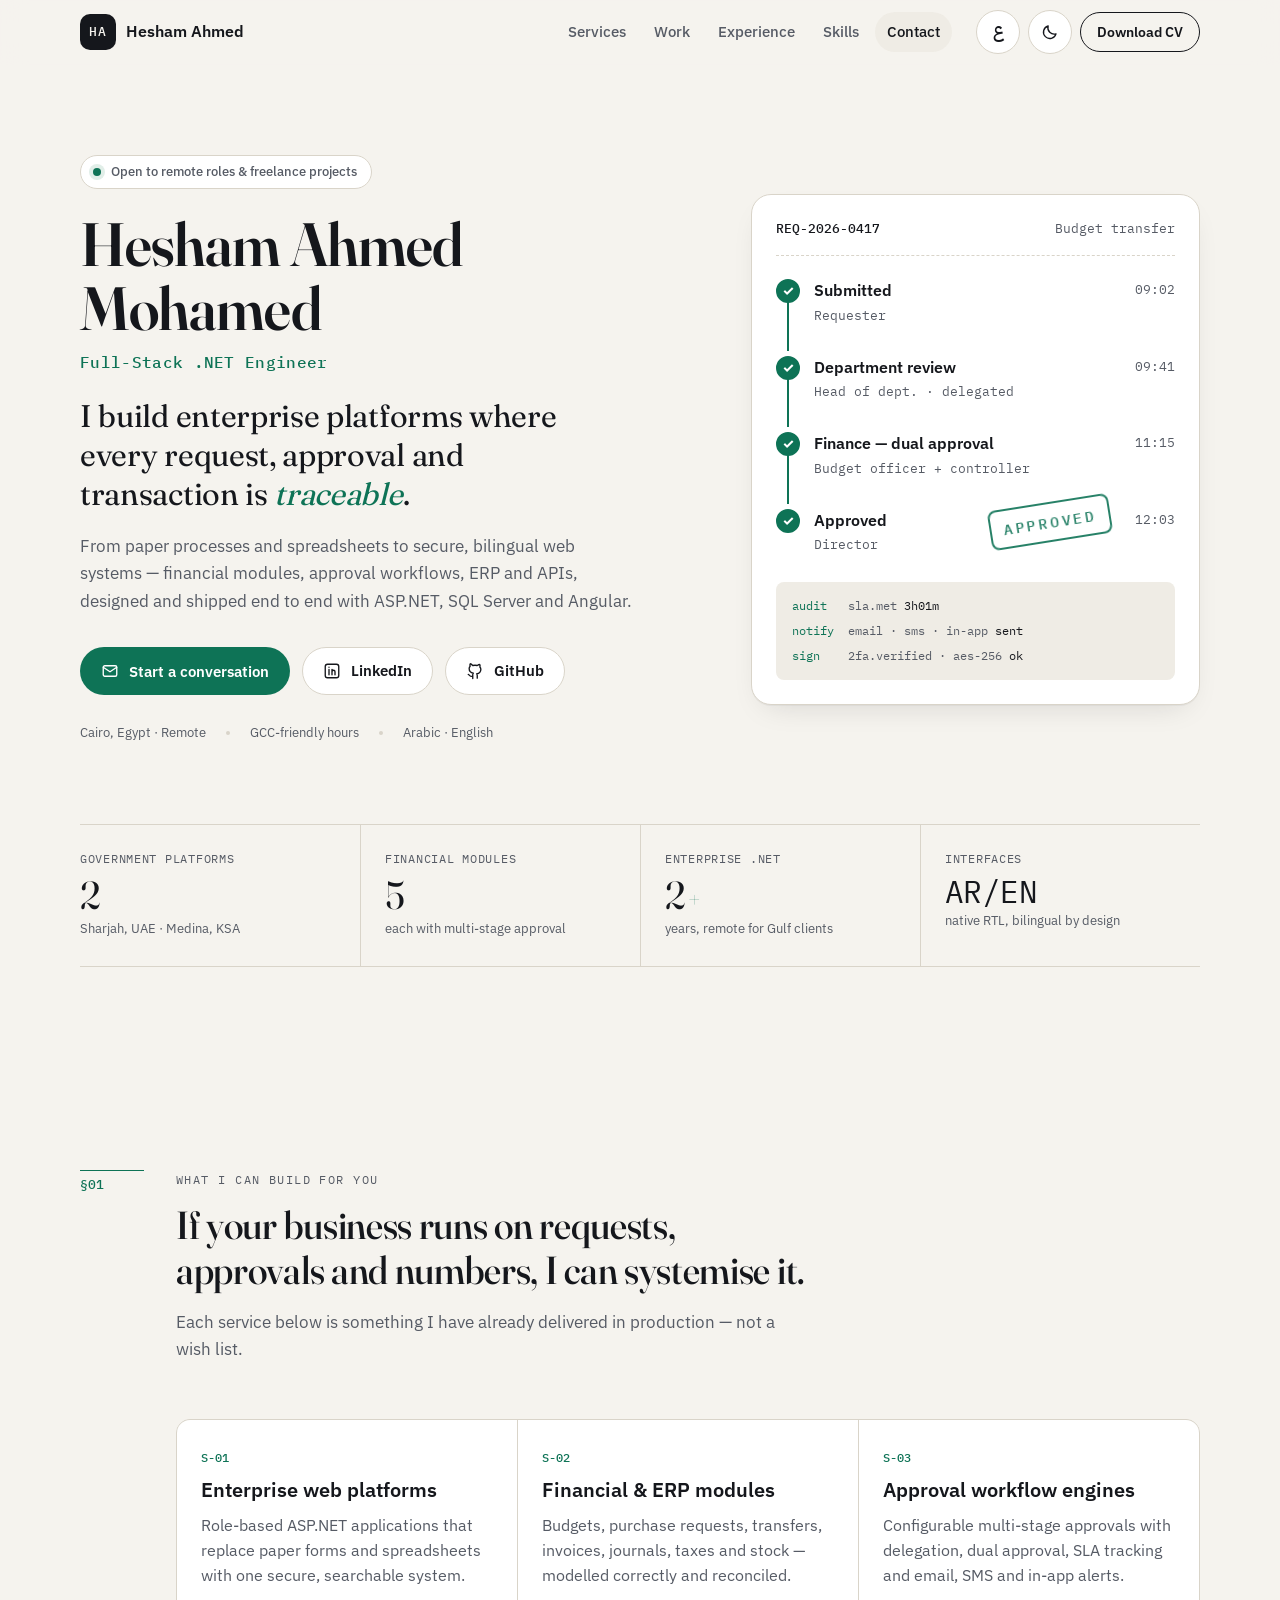
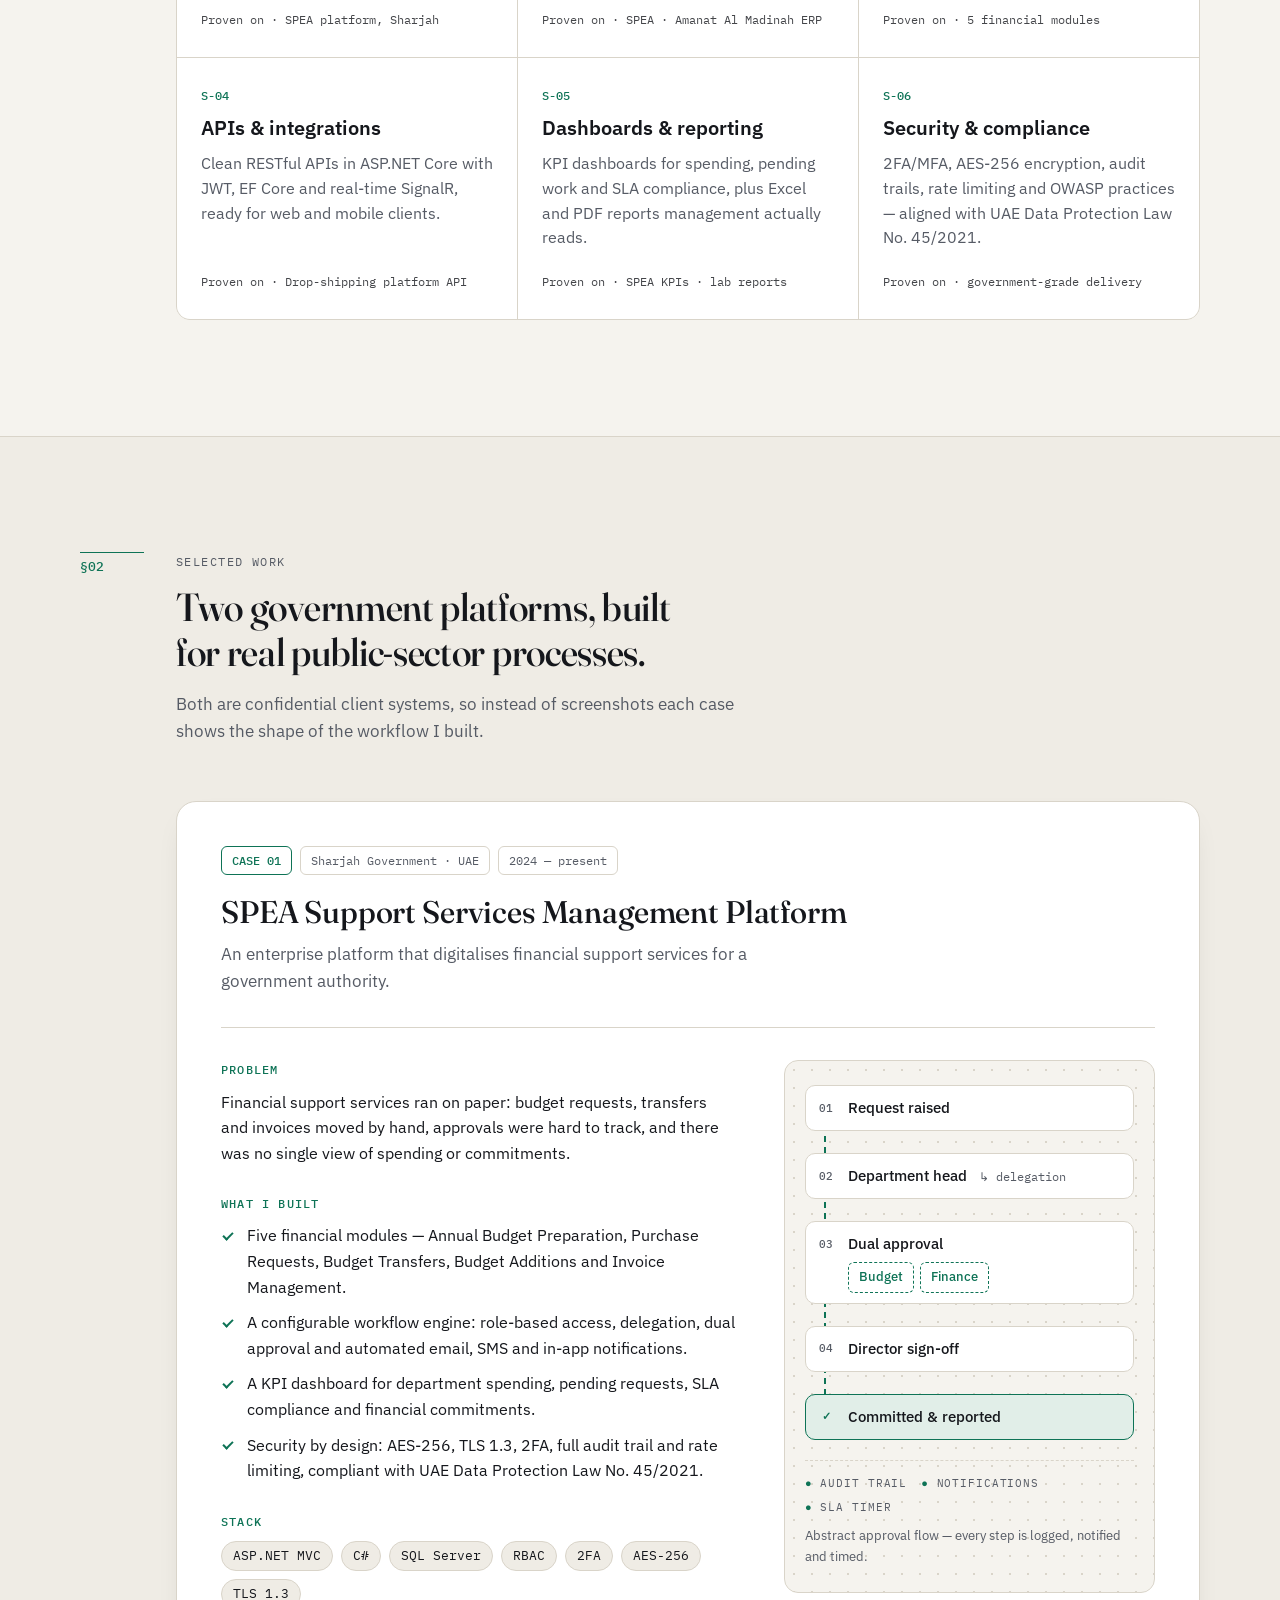
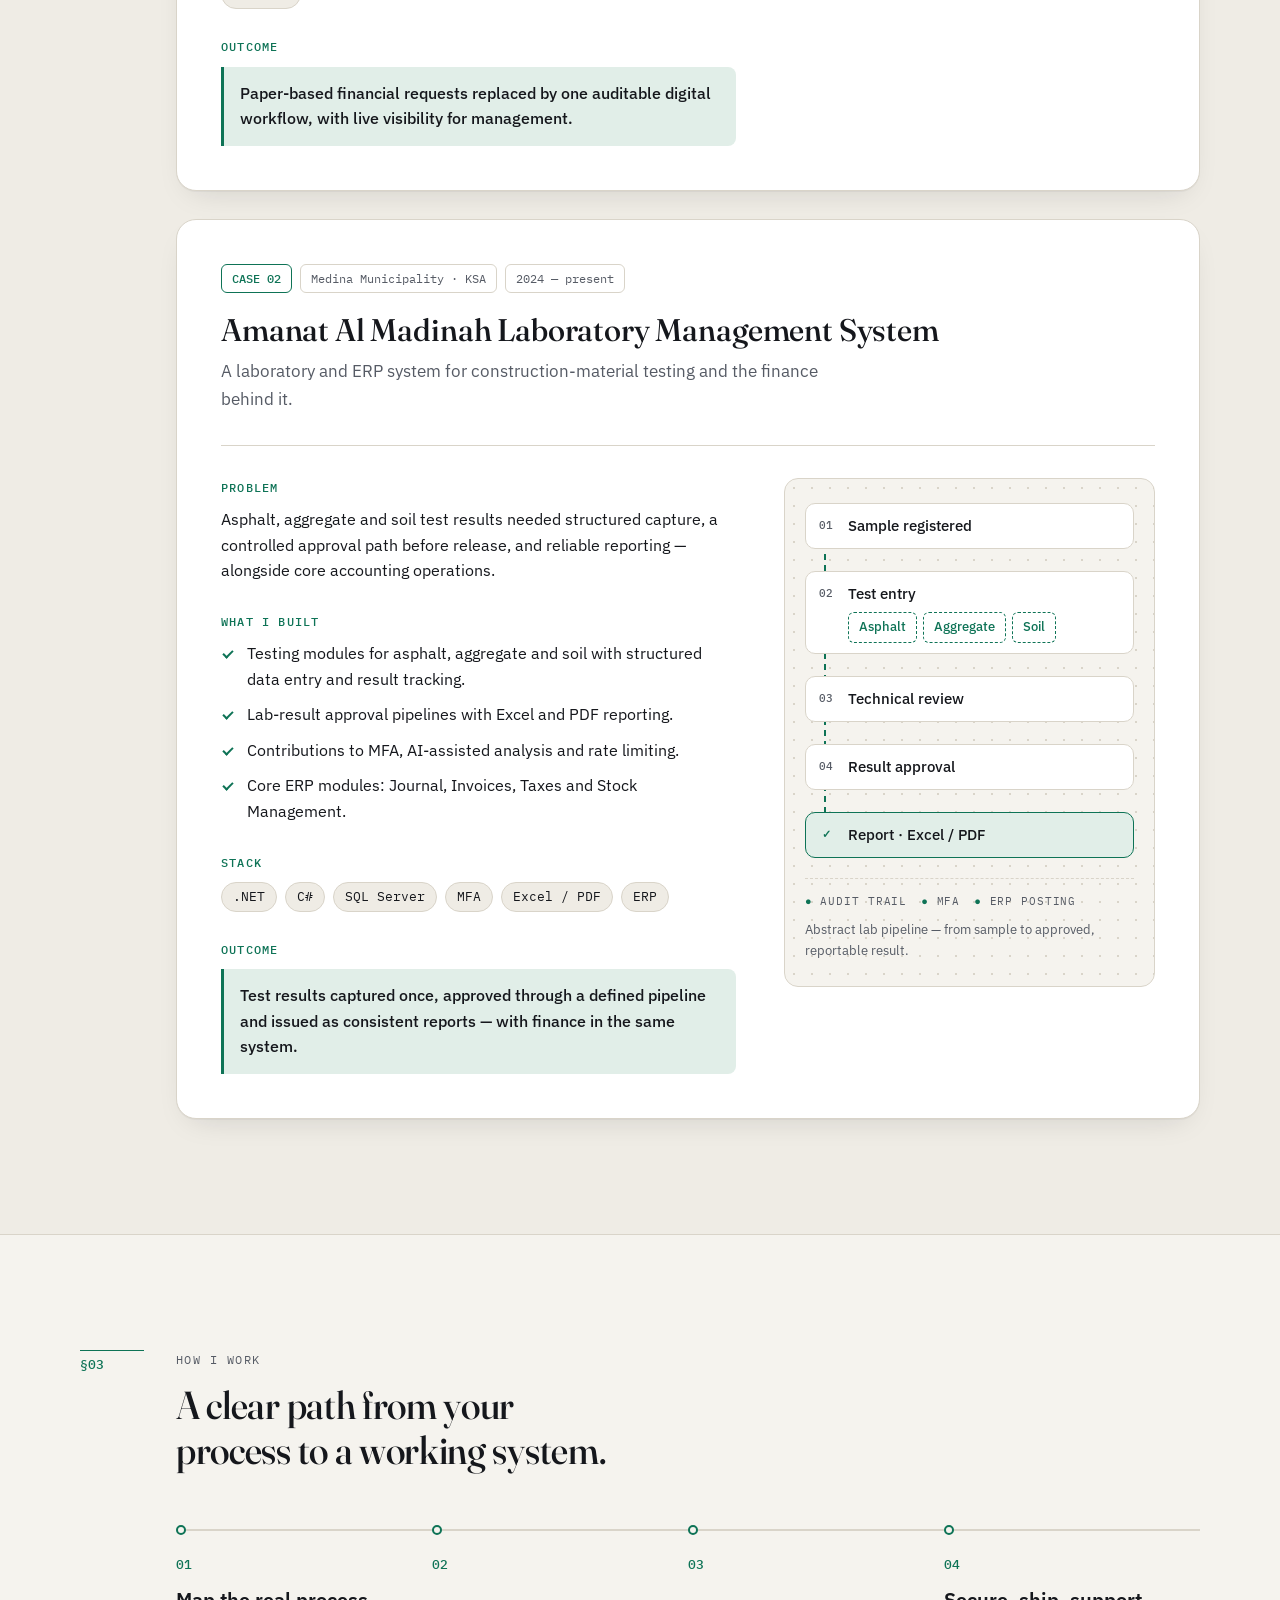
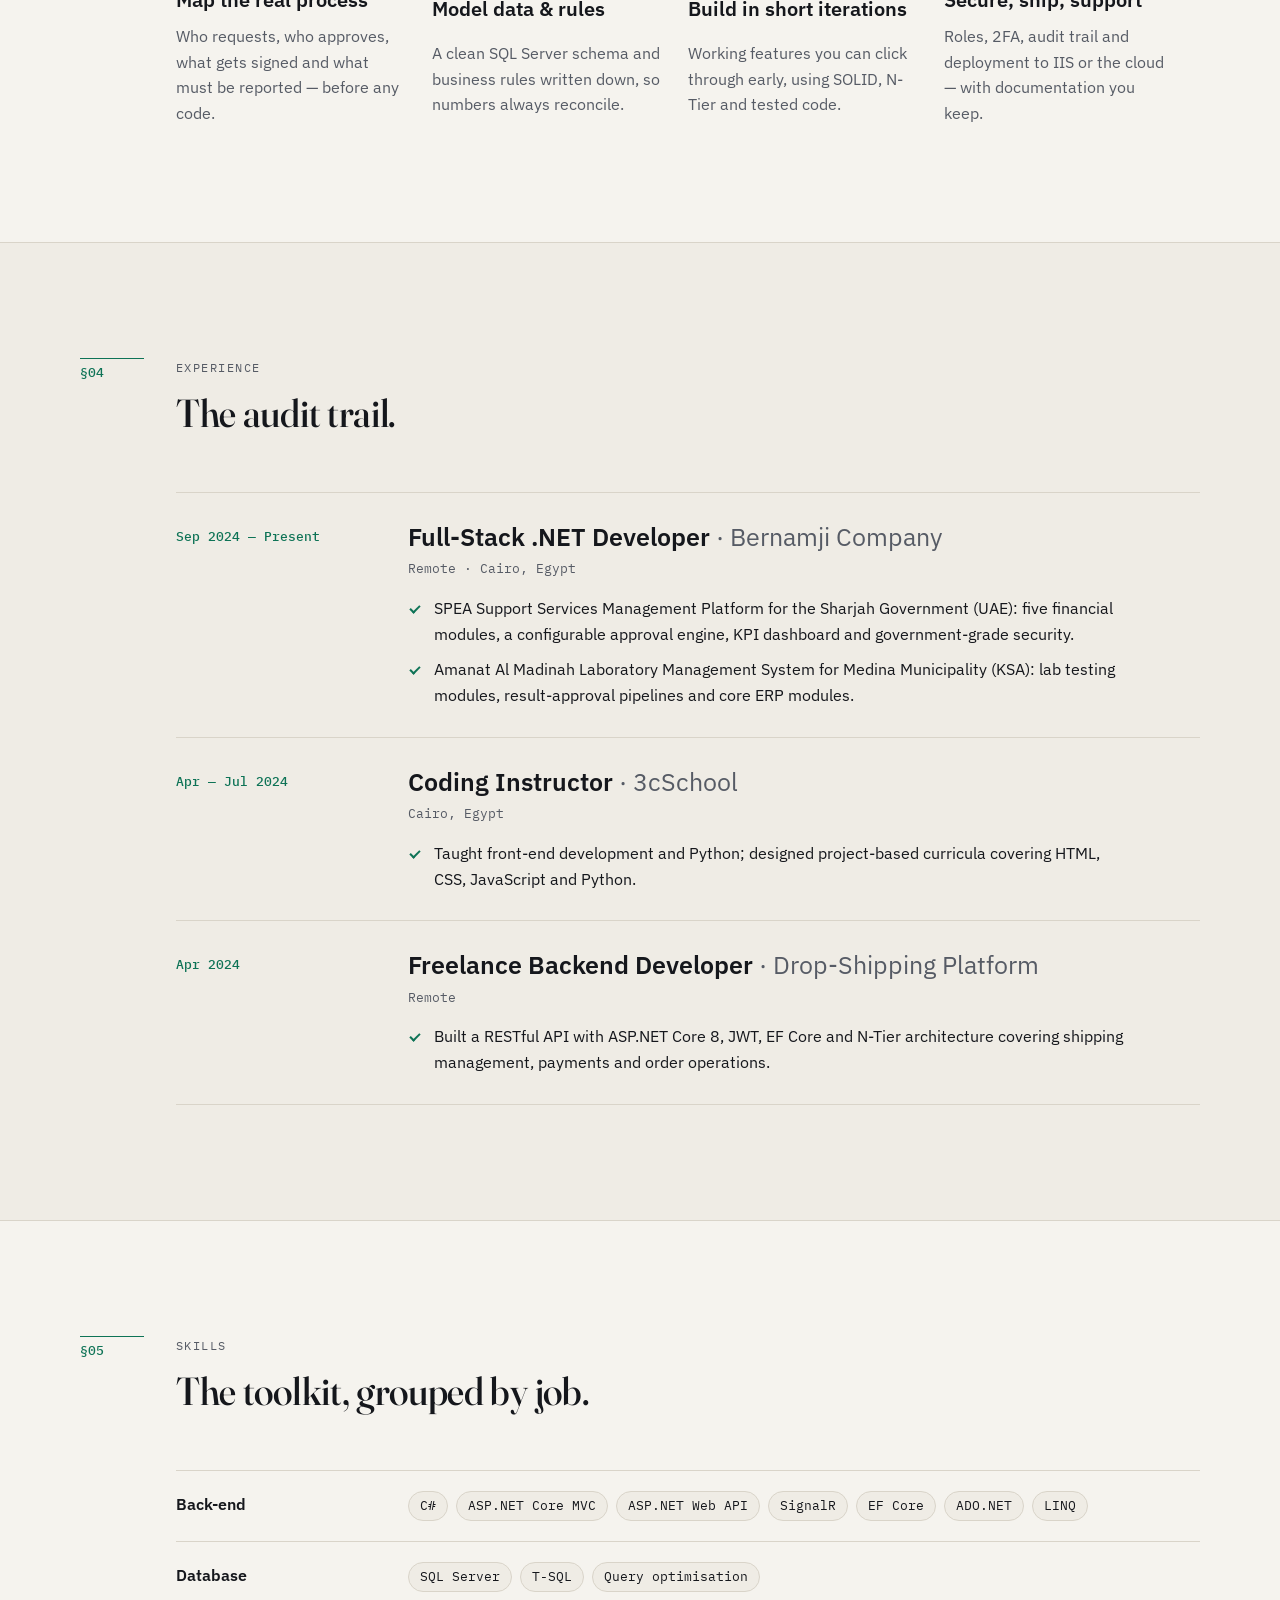
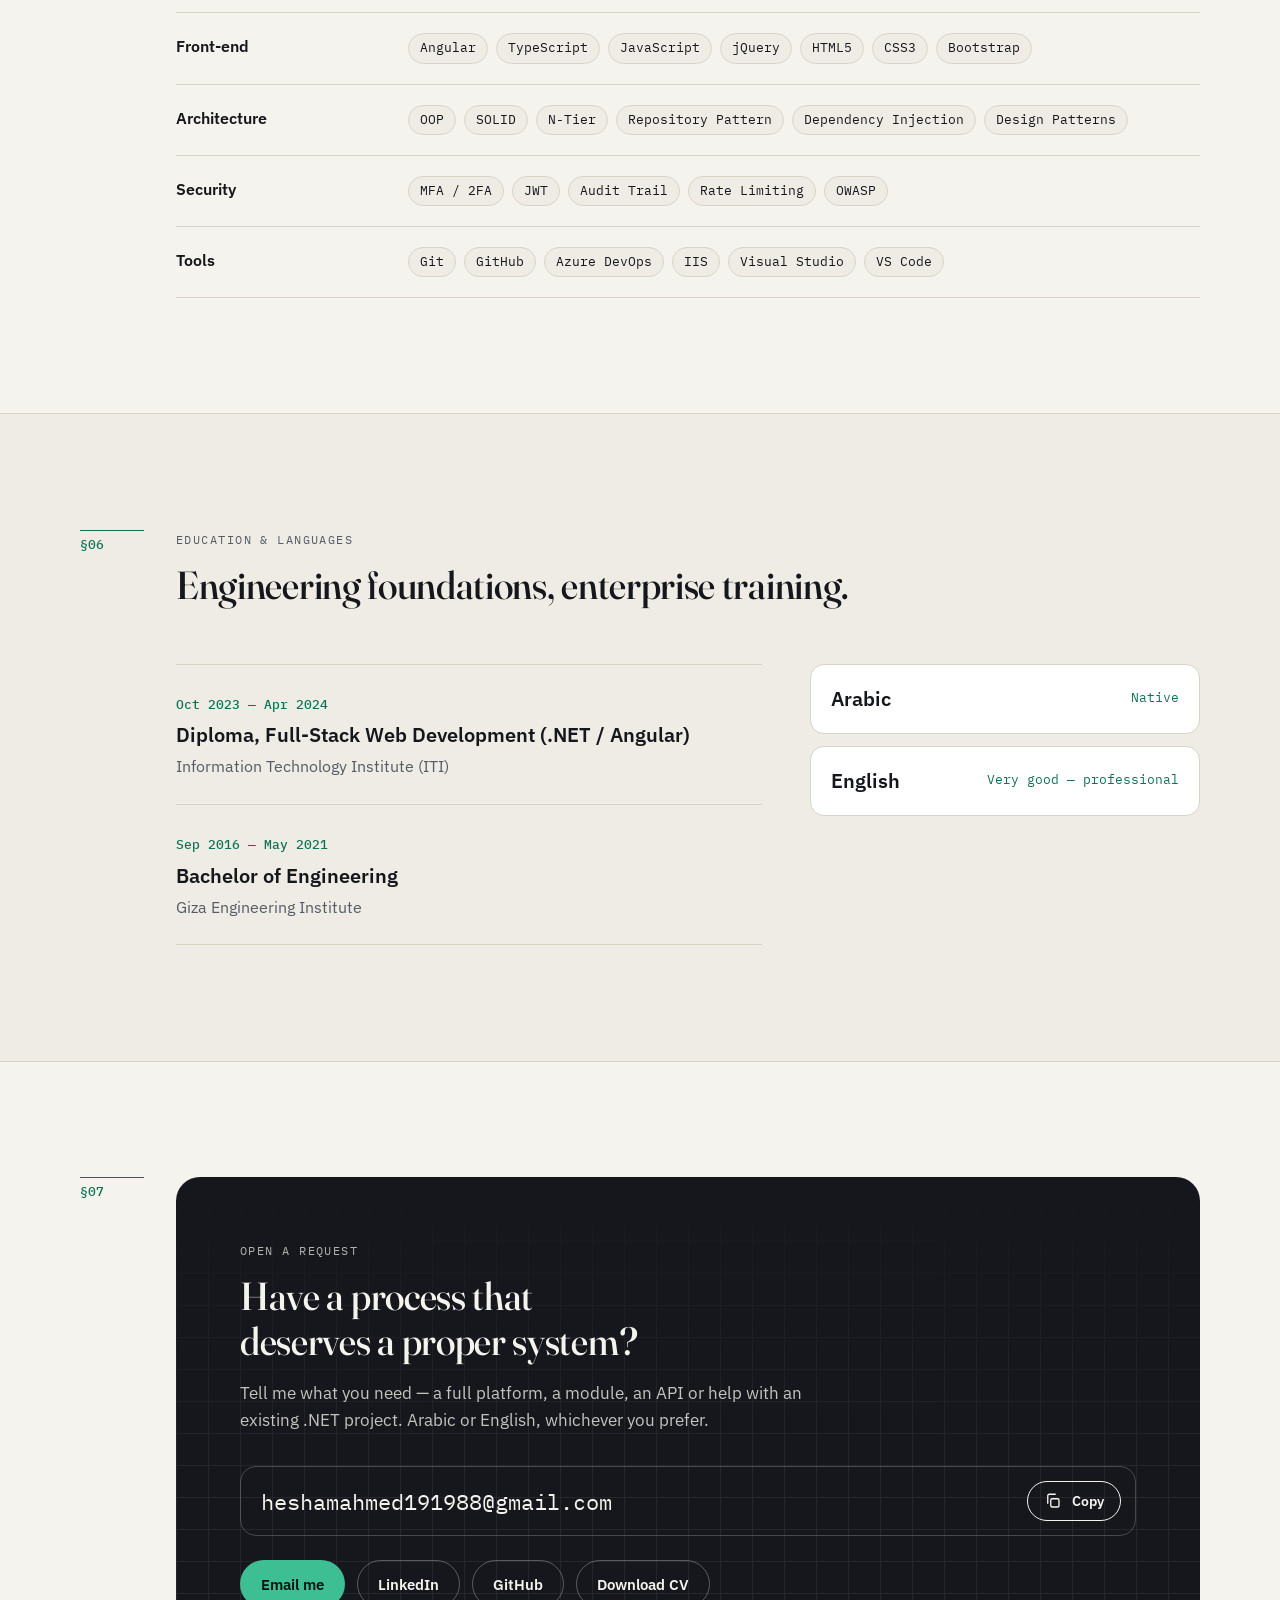
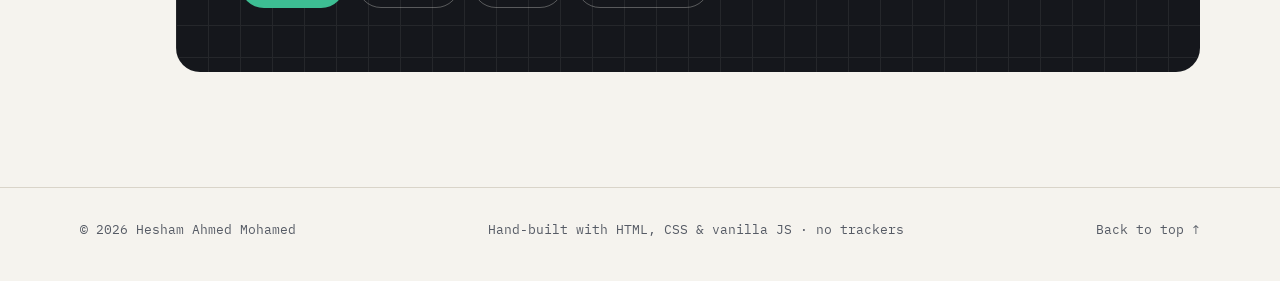
<file: index.html>
<!doctype html>
<html lang="en" dir="ltr">
<head>
  <meta charset="utf-8">
  <meta name="viewport" content="width=device-width, initial-scale=1">
  <title>Hesham Ahmed — Full-Stack .NET Engineer | Enterprise, Finance &amp; Workflow Systems</title>
  <meta name="description" content="Hesham Ahmed Mohamed — Full-Stack .NET engineer building secure enterprise platforms, financial and ERP modules, and multi-stage approval workflows for government and business clients in the UAE, Saudi Arabia and Egypt.">
  <meta name="author" content="Hesham Ahmed Mohamed">
  <meta name="theme-color" content="#F5F3EE" media="(prefers-color-scheme: light)">
  <meta name="theme-color" content="#0F1114" media="(prefers-color-scheme: dark)">
  <meta name="color-scheme" content="light dark">
  <link rel="canonical" href="https://heshamahmed191988.github.io/My-Portfolio/">
  <link rel="alternate" hreflang="en" href="https://heshamahmed191988.github.io/My-Portfolio/">
  <link rel="alternate" hreflang="ar" href="https://heshamahmed191988.github.io/My-Portfolio/?lang=ar">
  <link rel="alternate" hreflang="x-default" href="https://heshamahmed191988.github.io/My-Portfolio/">

  <!-- Open Graph / Twitter -->
  <meta property="og:type" content="profile">
  <meta property="og:site_name" content="Hesham Ahmed">
  <meta property="og:title" content="Hesham Ahmed — Full-Stack .NET Engineer">
  <meta property="og:description" content="Enterprise platforms, financial &amp; ERP modules and multi-stage approval workflows — delivered for government clients in the UAE and KSA.">
  <meta property="og:url" content="https://heshamahmed191988.github.io/My-Portfolio/">
  <meta property="og:image" content="https://heshamahmed191988.github.io/My-Portfolio/assets/og-image.png">
  <meta property="og:image:width" content="1200">
  <meta property="og:image:height" content="630">
  <meta property="og:image:alt" content="Hesham Ahmed — Full-Stack .NET Engineer. An approval pipeline: submitted, reviewed, finance, approved.">
  <meta property="og:locale" content="en_US">
  <meta property="og:locale:alternate" content="ar_AR">
  <meta name="twitter:card" content="summary_large_image">
  <meta name="twitter:title" content="Hesham Ahmed — Full-Stack .NET Engineer">
  <meta name="twitter:description" content="Enterprise platforms, financial &amp; ERP modules and approval workflows for the UAE, KSA and Egypt.">
  <meta name="twitter:image" content="https://heshamahmed191988.github.io/My-Portfolio/assets/og-image.png">

  <link rel="icon" href="assets/favicon.svg" type="image/svg+xml">
  <link rel="icon" href="assets/favicon-32.png" sizes="32x32" type="image/png">
  <link rel="apple-touch-icon" href="assets/apple-touch-icon.png">
  <link rel="manifest" href="site.webmanifest">

  <!-- Only the fonts the first screen needs are preloaded -->
  <link rel="preload" href="assets/fonts/fraunces-400-700-latin.woff2" as="font" type="font/woff2" crossorigin>
  <link rel="preload" href="assets/fonts/ibm-plex-sans-400-latin.woff2" as="font" type="font/woff2" crossorigin>
  <link rel="stylesheet" href="css/fonts.css">
  <link rel="stylesheet" href="css/styles.css">

  <!-- Apply saved theme / language before first paint (prevents a flash) -->
  <script>
    (function () {
      try {
        var d = document.documentElement;
        var t = localStorage.getItem('theme');
        if (t === 'light' || t === 'dark') d.setAttribute('data-theme', t);
        var q = new URLSearchParams(location.search).get('lang');
        var l = q || localStorage.getItem('lang');
        if (l === 'ar') { d.lang = 'ar'; d.dir = 'rtl'; }
      } catch (e) {}
    })();
  </script>

  <script type="application/ld+json">
  {
    "@context": "https://schema.org",
    "@type": "Person",
    "name": "Hesham Ahmed Mohamed",
    "alternateName": "هشام أحمد محمد",
    "jobTitle": "Full-Stack .NET Developer",
    "url": "https://heshamahmed191988.github.io/My-Portfolio/",
    "image": "https://heshamahmed191988.github.io/My-Portfolio/assets/og-image.png",
    "email": "mailto:heshamahmed191988@gmail.com",
    "address": { "@type": "PostalAddress", "addressLocality": "Cairo", "addressCountry": "EG" },
    "worksFor": { "@type": "Organization", "name": "Bernamji Company" },
    "alumniOf": [
      { "@type": "EducationalOrganization", "name": "Information Technology Institute (ITI)" },
      { "@type": "CollegeOrUniversity", "name": "Giza Engineering Institute" }
    ],
    "knowsLanguage": ["ar", "en"],
    "knowsAbout": ["C#", "ASP.NET Core", "ASP.NET MVC", "ASP.NET Web API", "Entity Framework Core", "SQL Server", "Angular", "TypeScript", "SignalR", "Workflow automation", "ERP", "Financial systems", "Application security"],
    "sameAs": [
      "https://www.linkedin.com/in/hesham-ahmed-bb05a4191/",
      "https://github.com/heshamahmed191988"
    ]
  }
  </script>
</head>
<body>
  <a class="skip-link" href="#main" data-i18n="skip">Skip to content</a>

  <!-- ============ HEADER ============ -->
  <header class="site-header" id="top">
    <div class="container site-header__inner">
      <a class="brand" href="#top" aria-label="Hesham Ahmed — home" data-i18n-attr="aria-label:brandHome">
        <span class="brand__mark" aria-hidden="true">HA</span>
        <span class="brand__name" data-i18n="brand">Hesham Ahmed</span>
      </a>

      <nav class="nav" id="site-nav" aria-label="Primary">
        <ul class="nav__list">
          <li><a href="#services" data-i18n="nav.services">Services</a></li>
          <li><a href="#work" data-i18n="nav.work">Work</a></li>
          <li><a href="#experience" data-i18n="nav.experience">Experience</a></li>
          <li><a href="#skills" data-i18n="nav.skills">Skills</a></li>
          <li><a href="#contact" data-i18n="nav.contact">Contact</a></li>
        </ul>
      </nav>

      <div class="header-actions">
        <button class="icon-btn lang-toggle" type="button" id="lang-toggle" aria-label="عرض الموقع بالعربية" lang="ar">ع</button>
        <button class="icon-btn" type="button" id="theme-toggle" aria-label="Switch to dark theme" data-i18n-attr="aria-label:themeToDark">
          <svg class="icon icon--moon" viewBox="0 0 24 24" aria-hidden="true"><path d="M20 14.5A8.5 8.5 0 0 1 9.5 4a8.5 8.5 0 1 0 10.5 10.5Z"/></svg>
          <svg class="icon icon--sun" viewBox="0 0 24 24" aria-hidden="true"><circle cx="12" cy="12" r="4"/><path d="M12 2v2M12 20v2M4.9 4.9l1.4 1.4M17.7 17.7l1.4 1.4M2 12h2M20 12h2M4.9 19.1l1.4-1.4M17.7 6.3l1.4-1.4"/></svg>
        </button>
        <a class="btn btn--small btn--outline header-cv" href="assets/Hesham_Ahmed_CV.pdf" download data-i18n="cv">Download CV</a>
        <button class="icon-btn menu-btn" type="button" id="menu-toggle" aria-controls="site-nav" aria-expanded="false" aria-label="Open menu" data-i18n-attr="aria-label:menuOpen">
          <svg class="icon" viewBox="0 0 24 24" aria-hidden="true"><path d="M4 7h16M4 12h16M4 17h10"/></svg>
        </button>
      </div>
    </div>
  </header>

  <main id="main" tabindex="-1">

    <!-- ============ HERO ============ -->
    <section class="hero" aria-labelledby="hero-title">
      <div class="container hero__grid">
        <div class="hero__copy">
          <p class="status-pill"><span class="status-dot" aria-hidden="true"></span><span data-i18n="hero.status">Open to remote roles &amp; freelance projects</span></p>
          <h1 class="hero__title" id="hero-title">
            <span class="hero__name" data-i18n="hero.name">Hesham Ahmed Mohamed</span>
            <span class="hero__role" data-i18n="hero.role">Full-Stack .NET Engineer</span>
          </h1>
          <p class="hero__statement" data-i18n="hero.statement">I build enterprise platforms where every request, approval and transaction is <em>traceable</em>.</p>
          <p class="hero__lede" data-i18n="hero.lede">From paper processes and spreadsheets to secure, bilingual web systems — financial modules, approval workflows, ERP and APIs, designed and shipped end to end with ASP.NET, SQL Server and Angular.</p>
          <div class="hero__actions">
            <a class="btn btn--primary" href="mailto:heshamahmed191988@gmail.com?subject=Project%20enquiry">
              <svg class="icon" viewBox="0 0 24 24" aria-hidden="true"><rect x="3" y="5" width="18" height="14" rx="2"/><path d="m3 7 9 6 9-6"/></svg>
              <span data-i18n="hero.ctaEmail">Start a conversation</span>
            </a>
            <a class="btn btn--ghost" href="https://www.linkedin.com/in/hesham-ahmed-bb05a4191/" target="_blank" rel="noopener">
              <svg class="icon" viewBox="0 0 24 24" aria-hidden="true"><rect x="3" y="3" width="18" height="18" rx="3"/><path d="M8 10v7M8 7v.01M12 17v-4a2 2 0 0 1 4 0v4M12 10v7"/></svg>
              <span>LinkedIn</span>
            </a>
            <a class="btn btn--ghost" href="https://github.com/heshamahmed191988" target="_blank" rel="noopener">
              <svg class="icon" viewBox="0 0 24 24" aria-hidden="true"><path d="M9 19c-4 1.3-4-2-6-2.5m12 5v-3.4a3 3 0 0 0-.8-2.3c2.7-.3 5.6-1.3 5.6-6a4.6 4.6 0 0 0-1.3-3.2 4.3 4.3 0 0 0-.1-3.2s-1-.3-3.4 1.3a11.6 11.6 0 0 0-6 0C6.6 2.1 5.6 2.4 5.6 2.4a4.3 4.3 0 0 0-.1 3.2A4.6 4.6 0 0 0 4.2 8.8c0 4.6 2.9 5.7 5.6 6a3 3 0 0 0-.8 2.3V22"/></svg>
              <span>GitHub</span>
            </a>
          </div>
          <ul class="hero__meta" aria-label="Location and languages" data-i18n-attr="aria-label:hero.metaLabel">
            <li data-i18n="hero.meta1">Cairo, Egypt · Remote</li>
            <li data-i18n="hero.meta2">GCC-friendly hours</li>
            <li data-i18n="hero.meta3">Arabic · English</li>
          </ul>
        </div>

        <!-- Signature visual: a request moving through a multi-stage approval -->
        <figure class="pipeline" aria-labelledby="pipeline-caption">
          <div class="pipeline__head">
            <span class="mono pipeline__ref">REQ-2026-0417</span>
            <span class="mono pipeline__kind" data-i18n="pipe.kind">Budget transfer</span>
          </div>
          <ol class="pipeline__stages">
            <li class="stage" style="--i:0">
              <span class="stage__node" aria-hidden="true"></span>
              <span class="stage__body"><span class="stage__name" data-i18n="pipe.s1">Submitted</span><span class="stage__who mono" data-i18n="pipe.s1who">Requester</span></span>
              <span class="stage__time mono">09:02</span>
            </li>
            <li class="stage" style="--i:1">
              <span class="stage__node" aria-hidden="true"></span>
              <span class="stage__body"><span class="stage__name" data-i18n="pipe.s2">Department review</span><span class="stage__who mono" data-i18n="pipe.s2who">Head of dept. · delegated</span></span>
              <span class="stage__time mono">09:41</span>
            </li>
            <li class="stage" style="--i:2">
              <span class="stage__node" aria-hidden="true"></span>
              <span class="stage__body"><span class="stage__name" data-i18n="pipe.s3">Finance — dual approval</span><span class="stage__who mono" data-i18n="pipe.s3who">Budget officer + controller</span></span>
              <span class="stage__time mono">11:15</span>
            </li>
            <li class="stage stage--final" style="--i:3">
              <span class="stage__node" aria-hidden="true"></span>
              <span class="stage__body"><span class="stage__name" data-i18n="pipe.s4">Approved</span><span class="stage__who mono" data-i18n="pipe.s4who">Director</span></span>
              <span class="stage__time mono">12:03</span>
              <span class="stamp" aria-hidden="true"><span data-i18n="pipe.stamp">Approved</span></span>
            </li>
          </ol>
          <div class="audit mono" aria-hidden="true">
            <p class="audit__line" style="--i:0"><span class="audit__k">audit</span> sla.met <span class="audit__v">3h01m</span></p>
            <p class="audit__line" style="--i:1"><span class="audit__k">notify</span> email · sms · in-app <span class="audit__v">sent</span></p>
            <p class="audit__line" style="--i:2"><span class="audit__k">sign</span> 2fa.verified · aes-256 <span class="audit__v">ok</span></p>
          </div>
          <figcaption id="pipeline-caption" class="visually-hidden" data-i18n="pipe.caption">Illustration: a budget-transfer request passing four approval stages — submission, department review, dual finance approval and final approval — with an audit trail of notifications and verification.</figcaption>
        </figure>
      </div>

      <!-- Proof strip: verifiable facts only -->
      <div class="container">
        <dl class="proof">
          <div class="proof__item"><dt class="mono" data-i18n="proof.1k">Government platforms</dt><dd><span class="proof__num">2</span><span data-i18n="proof.1v">Sharjah, UAE · Medina, KSA</span></dd></div>
          <div class="proof__item"><dt class="mono" data-i18n="proof.2k">Financial modules</dt><dd><span class="proof__num">5</span><span data-i18n="proof.2v">each with multi-stage approval</span></dd></div>
          <div class="proof__item"><dt class="mono" data-i18n="proof.3k">Enterprise .NET</dt><dd><span class="proof__num">2<small>+</small></span><span data-i18n="proof.3v">years, remote for Gulf clients</span></dd></div>
          <div class="proof__item"><dt class="mono" data-i18n="proof.4k">Interfaces</dt><dd><span class="proof__num proof__num--text">AR/EN</span><span data-i18n="proof.4v">native RTL, bilingual by design</span></dd></div>
        </dl>
      </div>
    </section>

    <!-- ============ SERVICES ============ -->
    <section class="section" id="services" aria-labelledby="services-title">
      <div class="container section__grid">
        <p class="section__ref mono" aria-hidden="true">§01</p>
        <div class="section__body">
          <header class="section__head">
            <p class="eyebrow" data-i18n="services.eyebrow">What I can build for you</p>
            <h2 id="services-title" data-i18n="services.title">If your business runs on requests, approvals and numbers, I can systemise it.</h2>
            <p class="lede" data-i18n="services.lede">Each service below is something I have already delivered in production — not a wish list.</p>
          </header>
          <ul class="services">
            <li class="service">
              <span class="service__code mono">S-01</span>
              <h3 data-i18n="sv.1t">Enterprise web platforms</h3>
              <p data-i18n="sv.1d">Role-based ASP.NET applications that replace paper forms and spreadsheets with one secure, searchable system.</p>
              <p class="service__proof mono" data-i18n="sv.1p">Proven on · SPEA platform, Sharjah</p>
            </li>
            <li class="service">
              <span class="service__code mono">S-02</span>
              <h3 data-i18n="sv.2t">Financial &amp; ERP modules</h3>
              <p data-i18n="sv.2d">Budgets, purchase requests, transfers, invoices, journals, taxes and stock — modelled correctly and reconciled.</p>
              <p class="service__proof mono" data-i18n="sv.2p">Proven on · SPEA · Amanat Al Madinah ERP</p>
            </li>
            <li class="service">
              <span class="service__code mono">S-03</span>
              <h3 data-i18n="sv.3t">Approval workflow engines</h3>
              <p data-i18n="sv.3d">Configurable multi-stage approvals with delegation, dual approval, SLA tracking and email, SMS and in-app alerts.</p>
              <p class="service__proof mono" data-i18n="sv.3p">Proven on · 5 financial modules</p>
            </li>
            <li class="service">
              <span class="service__code mono">S-04</span>
              <h3 data-i18n="sv.4t">APIs &amp; integrations</h3>
              <p data-i18n="sv.4d">Clean RESTful APIs in ASP.NET Core with JWT, EF Core and real-time SignalR, ready for web and mobile clients.</p>
              <p class="service__proof mono" data-i18n="sv.4p">Proven on · Drop-shipping platform API</p>
            </li>
            <li class="service">
              <span class="service__code mono">S-05</span>
              <h3 data-i18n="sv.5t">Dashboards &amp; reporting</h3>
              <p data-i18n="sv.5d">KPI dashboards for spending, pending work and SLA compliance, plus Excel and PDF reports management actually reads.</p>
              <p class="service__proof mono" data-i18n="sv.5p">Proven on · SPEA KPIs · lab reports</p>
            </li>
            <li class="service">
              <span class="service__code mono">S-06</span>
              <h3 data-i18n="sv.6t">Security &amp; compliance</h3>
              <p data-i18n="sv.6d">2FA/MFA, AES-256 encryption, audit trails, rate limiting and OWASP practices — aligned with UAE Data Protection Law No. 45/2021.</p>
              <p class="service__proof mono" data-i18n="sv.6p">Proven on · government-grade delivery</p>
            </li>
          </ul>
        </div>
      </div>
    </section>

    <!-- ============ SELECTED WORK ============ -->
    <section class="section section--alt" id="work" aria-labelledby="work-title">
      <div class="container section__grid">
        <p class="section__ref mono" aria-hidden="true">§02</p>
        <div class="section__body">
          <header class="section__head">
            <p class="eyebrow" data-i18n="work.eyebrow">Selected work</p>
            <h2 id="work-title" data-i18n="work.title">Two government platforms, built for real public-sector processes.</h2>
            <p class="lede" data-i18n="work.lede">Both are confidential client systems, so instead of screenshots each case shows the shape of the workflow I built.</p>
          </header>

          <!-- Case 1 -->
          <article class="case" aria-labelledby="case1-title">
            <header class="case__head">
              <div class="case__tags mono">
                <span class="tag tag--accent">CASE 01</span>
                <span class="tag" data-i18n="case1.where">Sharjah Government · UAE</span>
                <span class="tag" data-i18n="case1.when">2024 — present</span>
              </div>
              <h3 id="case1-title" data-i18n="case1.title">SPEA Support Services Management Platform</h3>
              <p class="case__summary" data-i18n="case1.summary">An enterprise platform that digitalises financial support services for a government authority.</p>
            </header>

            <div class="case__grid">
              <div class="case__text">
                <h4 class="case__label mono" data-i18n="label.problem">Problem</h4>
                <p data-i18n="case1.problem">Financial support services ran on paper: budget requests, transfers and invoices moved by hand, approvals were hard to track, and there was no single view of spending or commitments.</p>

                <h4 class="case__label mono" data-i18n="label.built">What I built</h4>
                <ul class="ticks">
                  <li data-i18n="case1.b1">Five financial modules — Annual Budget Preparation, Purchase Requests, Budget Transfers, Budget Additions and Invoice Management.</li>
                  <li data-i18n="case1.b2">A configurable workflow engine: role-based access, delegation, dual approval and automated email, SMS and in-app notifications.</li>
                  <li data-i18n="case1.b3">A KPI dashboard for department spending, pending requests, SLA compliance and financial commitments.</li>
                  <li data-i18n="case1.b4">Security by design: AES-256, TLS 1.3, 2FA, full audit trail and rate limiting, compliant with UAE Data Protection Law No. 45/2021.</li>
                </ul>

                <h4 class="case__label mono" data-i18n="label.stack">Stack</h4>
                <ul class="chips mono">
                  <li>ASP.NET MVC</li><li>C#</li><li>SQL Server</li><li>RBAC</li><li>2FA</li><li>AES-256</li><li>TLS 1.3</li>
                </ul>

                <h4 class="case__label mono" data-i18n="label.outcome">Outcome</h4>
                <p class="case__outcome" data-i18n="case1.outcome">Paper-based financial requests replaced by one auditable digital workflow, with live visibility for management.</p>
              </div>

              <!-- Abstract workflow diagram (HTML so it translates and mirrors in RTL) -->
              <figure class="flow" aria-labelledby="flow1-cap">
                <ol class="flow__track">
                  <li class="flow__node"><span class="mono flow__n">01</span><span data-i18n="flow1.1">Request raised</span></li>
                  <li class="flow__node"><span class="mono flow__n">02</span><span data-i18n="flow1.2">Department head</span><span class="flow__side mono" data-i18n="flow1.2s">↳ delegation</span></li>
                  <li class="flow__node flow__node--split">
                    <span class="mono flow__n">03</span><span data-i18n="flow1.3">Dual approval</span>
                    <span class="flow__pair"><span data-i18n="flow1.3a">Budget</span><span data-i18n="flow1.3b">Finance</span></span>
                  </li>
                  <li class="flow__node"><span class="mono flow__n">04</span><span data-i18n="flow1.4">Director sign-off</span></li>
                  <li class="flow__node flow__node--done"><span class="mono flow__n">✓</span><span data-i18n="flow1.5">Committed &amp; reported</span></li>
                </ol>
                <div class="flow__rail mono" aria-hidden="true">
                  <span data-i18n="flow.rail1">audit trail</span><span data-i18n="flow.rail2">notifications</span><span data-i18n="flow.rail3">SLA timer</span>
                </div>
                <figcaption id="flow1-cap" class="flow__cap" data-i18n="flow1.cap">Abstract approval flow — every step is logged, notified and timed.</figcaption>
              </figure>
            </div>
          </article>

          <!-- Case 2 -->
          <article class="case" aria-labelledby="case2-title">
            <header class="case__head">
              <div class="case__tags mono">
                <span class="tag tag--accent">CASE 02</span>
                <span class="tag" data-i18n="case2.where">Medina Municipality · KSA</span>
                <span class="tag" data-i18n="case2.when">2024 — present</span>
              </div>
              <h3 id="case2-title" data-i18n="case2.title">Amanat Al Madinah Laboratory Management System</h3>
              <p class="case__summary" data-i18n="case2.summary">A laboratory and ERP system for construction-material testing and the finance behind it.</p>
            </header>

            <div class="case__grid">
              <div class="case__text">
                <h4 class="case__label mono" data-i18n="label.problem">Problem</h4>
                <p data-i18n="case2.problem">Asphalt, aggregate and soil test results needed structured capture, a controlled approval path before release, and reliable reporting — alongside core accounting operations.</p>

                <h4 class="case__label mono" data-i18n="label.built">What I built</h4>
                <ul class="ticks">
                  <li data-i18n="case2.b1">Testing modules for asphalt, aggregate and soil with structured data entry and result tracking.</li>
                  <li data-i18n="case2.b2">Lab-result approval pipelines with Excel and PDF reporting.</li>
                  <li data-i18n="case2.b3">Contributions to MFA, AI-assisted analysis and rate limiting.</li>
                  <li data-i18n="case2.b4">Core ERP modules: Journal, Invoices, Taxes and Stock Management.</li>
                </ul>

                <h4 class="case__label mono" data-i18n="label.stack">Stack</h4>
                <ul class="chips mono">
                  <li>.NET</li><li>C#</li><li>SQL Server</li><li>MFA</li><li>Excel / PDF</li><li>ERP</li>
                </ul>

                <h4 class="case__label mono" data-i18n="label.outcome">Outcome</h4>
                <p class="case__outcome" data-i18n="case2.outcome">Test results captured once, approved through a defined pipeline and issued as consistent reports — with finance in the same system.</p>
              </div>

              <figure class="flow" aria-labelledby="flow2-cap">
                <ol class="flow__track">
                  <li class="flow__node"><span class="mono flow__n">01</span><span data-i18n="flow2.1">Sample registered</span></li>
                  <li class="flow__node flow__node--split">
                    <span class="mono flow__n">02</span><span data-i18n="flow2.2">Test entry</span>
                    <span class="flow__pair flow__pair--3"><span data-i18n="flow2.2a">Asphalt</span><span data-i18n="flow2.2b">Aggregate</span><span data-i18n="flow2.2c">Soil</span></span>
                  </li>
                  <li class="flow__node"><span class="mono flow__n">03</span><span data-i18n="flow2.3">Technical review</span></li>
                  <li class="flow__node"><span class="mono flow__n">04</span><span data-i18n="flow2.4">Result approval</span></li>
                  <li class="flow__node flow__node--done"><span class="mono flow__n">✓</span><span data-i18n="flow2.5">Report · Excel / PDF</span></li>
                </ol>
                <div class="flow__rail mono" aria-hidden="true">
                  <span data-i18n="flow.rail1">audit trail</span><span>MFA</span><span data-i18n="flow.rail4">ERP posting</span>
                </div>
                <figcaption id="flow2-cap" class="flow__cap" data-i18n="flow2.cap">Abstract lab pipeline — from sample to approved, reportable result.</figcaption>
              </figure>
            </div>
          </article>
        </div>
      </div>
    </section>

    <!-- ============ PROCESS ============ -->
    <section class="section" id="process" aria-labelledby="process-title">
      <div class="container section__grid">
        <p class="section__ref mono" aria-hidden="true">§03</p>
        <div class="section__body">
          <header class="section__head">
            <p class="eyebrow" data-i18n="process.eyebrow">How I work</p>
            <h2 id="process-title" data-i18n="process.title">A clear path from your process to a working system.</h2>
          </header>
          <ol class="steps">
            <li class="step"><span class="step__n mono">01</span><h3 data-i18n="st.1t">Map the real process</h3><p data-i18n="st.1d">Who requests, who approves, what gets signed and what must be reported — before any code.</p></li>
            <li class="step"><span class="step__n mono">02</span><h3 data-i18n="st.2t">Model data &amp; rules</h3><p data-i18n="st.2d">A clean SQL Server schema and business rules written down, so numbers always reconcile.</p></li>
            <li class="step"><span class="step__n mono">03</span><h3 data-i18n="st.3t">Build in short iterations</h3><p data-i18n="st.3d">Working features you can click through early, using SOLID, N-Tier and tested code.</p></li>
            <li class="step"><span class="step__n mono">04</span><h3 data-i18n="st.4t">Secure, ship, support</h3><p data-i18n="st.4d">Roles, 2FA, audit trail and deployment to IIS or the cloud — with documentation you keep.</p></li>
          </ol>
        </div>
      </div>
    </section>

    <!-- ============ EXPERIENCE ============ -->
    <section class="section section--alt" id="experience" aria-labelledby="experience-title">
      <div class="container section__grid">
        <p class="section__ref mono" aria-hidden="true">§04</p>
        <div class="section__body">
          <header class="section__head">
            <p class="eyebrow" data-i18n="exp.eyebrow">Experience</p>
            <h2 id="experience-title" data-i18n="exp.title">The audit trail.</h2>
          </header>
          <ol class="timeline">
            <li class="entry">
              <p class="entry__date mono"><time datetime="2024-09">Sep 2024</time> — <span data-i18n="exp.present">Present</span></p>
              <div class="entry__body">
                <h3><span data-i18n="exp.1r">Full-Stack .NET Developer</span> <span class="entry__at">· Bernamji Company</span></h3>
                <p class="entry__meta mono" data-i18n="exp.1m">Remote · Cairo, Egypt</p>
                <ul class="ticks">
                  <li data-i18n="exp.1a">SPEA Support Services Management Platform for the Sharjah Government (UAE): five financial modules, a configurable approval engine, KPI dashboard and government-grade security.</li>
                  <li data-i18n="exp.1b">Amanat Al Madinah Laboratory Management System for Medina Municipality (KSA): lab testing modules, result-approval pipelines and core ERP modules.</li>
                </ul>
              </div>
            </li>
            <li class="entry">
              <p class="entry__date mono"><time datetime="2024-04">Apr</time> — <time datetime="2024-07">Jul 2024</time></p>
              <div class="entry__body">
                <h3><span data-i18n="exp.2r">Coding Instructor</span> <span class="entry__at">· 3cSchool</span></h3>
                <p class="entry__meta mono" data-i18n="exp.2m">Cairo, Egypt</p>
                <ul class="ticks">
                  <li data-i18n="exp.2a">Taught front-end development and Python; designed project-based curricula covering HTML, CSS, JavaScript and Python.</li>
                </ul>
              </div>
            </li>
            <li class="entry">
              <p class="entry__date mono"><time datetime="2024-04">Apr 2024</time></p>
              <div class="entry__body">
                <h3><span data-i18n="exp.3r">Freelance Backend Developer</span> <span class="entry__at" data-i18n="exp.3c">· Drop-Shipping Platform</span></h3>
                <p class="entry__meta mono" data-i18n="exp.3m">Remote</p>
                <ul class="ticks">
                  <li data-i18n="exp.3a">Built a RESTful API with ASP.NET Core 8, JWT, EF Core and N-Tier architecture covering shipping management, payments and order operations.</li>
                </ul>
              </div>
            </li>
          </ol>
        </div>
      </div>
    </section>

    <!-- ============ SKILLS ============ -->
    <section class="section" id="skills" aria-labelledby="skills-title">
      <div class="container section__grid">
        <p class="section__ref mono" aria-hidden="true">§05</p>
        <div class="section__body">
          <header class="section__head">
            <p class="eyebrow" data-i18n="skills.eyebrow">Skills</p>
            <h2 id="skills-title" data-i18n="skills.title">The toolkit, grouped by job.</h2>
          </header>
          <dl class="skills">
            <div class="skills__row"><dt data-i18n="sk.back">Back-end</dt><dd><ul class="chips mono"><li>C#</li><li>ASP.NET Core MVC</li><li>ASP.NET Web API</li><li>SignalR</li><li>EF Core</li><li>ADO.NET</li><li>LINQ</li></ul></dd></div>
            <div class="skills__row"><dt data-i18n="sk.db">Database</dt><dd><ul class="chips mono"><li>SQL Server</li><li>T-SQL</li><li data-i18n="sk.qo">Query optimisation</li></ul></dd></div>
            <div class="skills__row"><dt data-i18n="sk.front">Front-end</dt><dd><ul class="chips mono"><li>Angular</li><li>TypeScript</li><li>JavaScript</li><li>jQuery</li><li>HTML5</li><li>CSS3</li><li>Bootstrap</li></ul></dd></div>
            <div class="skills__row"><dt data-i18n="sk.arch">Architecture</dt><dd><ul class="chips mono"><li>OOP</li><li>SOLID</li><li>N-Tier</li><li>Repository Pattern</li><li>Dependency Injection</li><li>Design Patterns</li></ul></dd></div>
            <div class="skills__row"><dt data-i18n="sk.sec">Security</dt><dd><ul class="chips mono"><li>MFA / 2FA</li><li>JWT</li><li>Audit Trail</li><li>Rate Limiting</li><li>OWASP</li></ul></dd></div>
            <div class="skills__row"><dt data-i18n="sk.tools">Tools</dt><dd><ul class="chips mono"><li>Git</li><li>GitHub</li><li>Azure DevOps</li><li>IIS</li><li>Visual Studio</li><li>VS Code</li></ul></dd></div>
          </dl>
        </div>
      </div>
    </section>

    <!-- ============ EDUCATION & LANGUAGES ============ -->
    <section class="section section--alt" id="education" aria-labelledby="education-title">
      <div class="container section__grid">
        <p class="section__ref mono" aria-hidden="true">§06</p>
        <div class="section__body">
          <header class="section__head">
            <p class="eyebrow" data-i18n="edu.eyebrow">Education &amp; languages</p>
            <h2 id="education-title" data-i18n="edu.title">Engineering foundations, enterprise training.</h2>
          </header>
          <div class="edu">
            <ul class="edu__list">
              <li class="edu__item">
                <p class="entry__date mono"><time datetime="2023-10">Oct 2023</time> — <time datetime="2024-04">Apr 2024</time></p>
                <h3 data-i18n="edu.1t">Diploma, Full-Stack Web Development (.NET / Angular)</h3>
                <p class="edu__org" data-i18n="edu.1o">Information Technology Institute (ITI)</p>
              </li>
              <li class="edu__item">
                <p class="entry__date mono"><time datetime="2016-09">Sep 2016</time> — <time datetime="2021-05">May 2021</time></p>
                <h3 data-i18n="edu.2t">Bachelor of Engineering</h3>
                <p class="edu__org" data-i18n="edu.2o">Giza Engineering Institute</p>
              </li>
            </ul>
            <ul class="langs">
              <li><span class="langs__name" data-i18n="lang.ar">Arabic</span><span class="langs__lvl mono" data-i18n="lang.arL">Native</span></li>
              <li><span class="langs__name" data-i18n="lang.en">English</span><span class="langs__lvl mono" data-i18n="lang.enL">Very good — professional</span></li>
            </ul>
          </div>
        </div>
      </div>
    </section>

    <!-- ============ CONTACT ============ -->
    <section class="section contact" id="contact" aria-labelledby="contact-title">
      <div class="container section__grid">
        <p class="section__ref mono" aria-hidden="true">§07</p>
        <div class="section__body">
          <div class="contact__card">
            <p class="eyebrow" data-i18n="contact.eyebrow">Open a request</p>
            <h2 id="contact-title" data-i18n="contact.title">Have a process that deserves a proper system?</h2>
            <p class="lede" data-i18n="contact.lede">Tell me what you need — a full platform, a module, an API or help with an existing .NET project. Arabic or English, whichever you prefer.</p>

            <div class="email-box">
              <a class="email-box__addr mono" href="mailto:heshamahmed191988@gmail.com?subject=Project%20enquiry">heshamahmed191988@gmail.com</a>
              <button class="btn btn--small btn--outline" type="button" id="copy-email" data-email="heshamahmed191988@gmail.com">
                <svg class="icon" viewBox="0 0 24 24" aria-hidden="true"><rect x="9" y="9" width="11" height="11" rx="2"/><path d="M5 15V5a2 2 0 0 1 2-2h8"/></svg>
                <span data-i18n="contact.copy">Copy</span>
              </button>
              <span class="visually-hidden" role="status" aria-live="polite" id="copy-status"></span>
            </div>

            <div class="contact__links">
              <a class="btn btn--primary" href="mailto:heshamahmed191988@gmail.com?subject=Project%20enquiry"><span data-i18n="contact.email">Email me</span></a>
              <a class="btn btn--ghost" href="https://www.linkedin.com/in/hesham-ahmed-bb05a4191/" target="_blank" rel="noopener">LinkedIn</a>
              <a class="btn btn--ghost" href="https://github.com/heshamahmed191988" target="_blank" rel="noopener">GitHub</a>
              <a class="btn btn--ghost" href="assets/Hesham_Ahmed_CV.pdf" download data-i18n="cv">Download CV</a>
            </div>
          </div>
        </div>
      </div>
    </section>
  </main>

  <footer class="site-footer">
    <div class="container site-footer__inner">
      <p class="mono">© <span id="year">2026</span> <span data-i18n="footer.name">Hesham Ahmed Mohamed</span></p>
      <p class="mono" data-i18n="footer.note">Hand-built with HTML, CSS &amp; vanilla JS · no trackers</p>
      <a class="mono" href="#top" data-i18n="footer.top">Back to top ↑</a>
    </div>
  </footer>

  <script src="js/main.js" defer></script>
</body>
</html>
</file>
<file: css/fonts.css>
/* Self-hosted subsets of Google Fonts (OFL). Generated once; no third-party requests. */
@font-face {
  font-family: 'Fraunces';
  font-style: normal;
  font-weight: 400 700;
  font-display: swap;
  src: url('../assets/fonts/fraunces-400-700-latin.woff2') format('woff2');
  unicode-range: U+0000-00FF, U+0131, U+0152-0153, U+02BB-02BC, U+02C6, U+02DA, U+02DC, U+0304, U+0308, U+0329, U+2000-206F, U+20AC, U+2122, U+2191, U+2193, U+2212, U+2215, U+FEFF, U+FFFD;
}
@font-face {
  font-family: 'IBM Plex Mono';
  font-style: normal;
  font-weight: 400;
  font-display: swap;
  src: url('../assets/fonts/ibm-plex-mono-400-latin.woff2') format('woff2');
  unicode-range: U+0000-00FF, U+0131, U+0152-0153, U+02BB-02BC, U+02C6, U+02DA, U+02DC, U+0304, U+0308, U+0329, U+2000-206F, U+20AC, U+2122, U+2191, U+2193, U+2212, U+2215, U+FEFF, U+FFFD;
}
@font-face {
  font-family: 'IBM Plex Mono';
  font-style: normal;
  font-weight: 500;
  font-display: swap;
  src: url('../assets/fonts/ibm-plex-mono-500-latin.woff2') format('woff2');
  unicode-range: U+0000-00FF, U+0131, U+0152-0153, U+02BB-02BC, U+02C6, U+02DA, U+02DC, U+0304, U+0308, U+0329, U+2000-206F, U+20AC, U+2122, U+2191, U+2193, U+2212, U+2215, U+FEFF, U+FFFD;
}
@font-face {
  font-family: 'IBM Plex Sans';
  font-style: normal;
  font-weight: 400;
  font-display: swap;
  src: url('../assets/fonts/ibm-plex-sans-400-latin.woff2') format('woff2');
  unicode-range: U+0000-00FF, U+0131, U+0152-0153, U+02BB-02BC, U+02C6, U+02DA, U+02DC, U+0304, U+0308, U+0329, U+2000-206F, U+20AC, U+2122, U+2191, U+2193, U+2212, U+2215, U+FEFF, U+FFFD;
}
@font-face {
  font-family: 'IBM Plex Sans';
  font-style: normal;
  font-weight: 500;
  font-display: swap;
  src: url('../assets/fonts/ibm-plex-sans-500-latin.woff2') format('woff2');
  unicode-range: U+0000-00FF, U+0131, U+0152-0153, U+02BB-02BC, U+02C6, U+02DA, U+02DC, U+0304, U+0308, U+0329, U+2000-206F, U+20AC, U+2122, U+2191, U+2193, U+2212, U+2215, U+FEFF, U+FFFD;
}
@font-face {
  font-family: 'IBM Plex Sans';
  font-style: normal;
  font-weight: 600;
  font-display: swap;
  src: url('../assets/fonts/ibm-plex-sans-600-latin.woff2') format('woff2');
  unicode-range: U+0000-00FF, U+0131, U+0152-0153, U+02BB-02BC, U+02C6, U+02DA, U+02DC, U+0304, U+0308, U+0329, U+2000-206F, U+20AC, U+2122, U+2191, U+2193, U+2212, U+2215, U+FEFF, U+FFFD;
}
@font-face {
  font-family: 'IBM Plex Sans Arabic';
  font-style: normal;
  font-weight: 400;
  font-display: swap;
  src: url('../assets/fonts/ibm-plex-sans-arabic-400-arabic.woff2') format('woff2');
  unicode-range: U+0600-06FF, U+0750-077F, U+0870-0891, U+0897-08E1, U+08E3-08FF, U+200C-200E, U+2010-2011, U+204F, U+2E41, U+FB50-FDFF, U+FE70-FE74, U+FE76-FEFC, U+102E0-102FB, U+10E60-10E7E, U+10EC2-10EC7, U+10EC9-10EEE, U+10EF0-10EFF, U+1EE00-1EE03, U+1EE05-1EE1F, U+1EE21-1EE22, U+1EE24, U+1EE27, U+1EE29-1EE32, U+1EE34-1EE37, U+1EE39, U+1EE3B, U+1EE42, U+1EE47, U+1EE49, U+1EE4B, U+1EE4D-1EE4F, U+1EE51-1EE52, U+1EE54, U+1EE57, U+1EE59, U+1EE5B, U+1EE5D, U+1EE5F, U+1EE61-1EE62, U+1EE64, U+1EE67-1EE6A, U+1EE6C-1EE72, U+1EE74-1EE77, U+1EE79-1EE7C, U+1EE7E, U+1EE80-1EE89, U+1EE8B-1EE9B, U+1EEA1-1EEA3, U+1EEA5-1EEA9, U+1EEAB-1EEBB, U+1EEF0-1EEF1;
}
@font-face {
  font-family: 'IBM Plex Sans Arabic';
  font-style: normal;
  font-weight: 500;
  font-display: swap;
  src: url('../assets/fonts/ibm-plex-sans-arabic-500-arabic.woff2') format('woff2');
  unicode-range: U+0600-06FF, U+0750-077F, U+0870-0891, U+0897-08E1, U+08E3-08FF, U+200C-200E, U+2010-2011, U+204F, U+2E41, U+FB50-FDFF, U+FE70-FE74, U+FE76-FEFC, U+102E0-102FB, U+10E60-10E7E, U+10EC2-10EC7, U+10EC9-10EEE, U+10EF0-10EFF, U+1EE00-1EE03, U+1EE05-1EE1F, U+1EE21-1EE22, U+1EE24, U+1EE27, U+1EE29-1EE32, U+1EE34-1EE37, U+1EE39, U+1EE3B, U+1EE42, U+1EE47, U+1EE49, U+1EE4B, U+1EE4D-1EE4F, U+1EE51-1EE52, U+1EE54, U+1EE57, U+1EE59, U+1EE5B, U+1EE5D, U+1EE5F, U+1EE61-1EE62, U+1EE64, U+1EE67-1EE6A, U+1EE6C-1EE72, U+1EE74-1EE77, U+1EE79-1EE7C, U+1EE7E, U+1EE80-1EE89, U+1EE8B-1EE9B, U+1EEA1-1EEA3, U+1EEA5-1EEA9, U+1EEAB-1EEBB, U+1EEF0-1EEF1;
}
@font-face {
  font-family: 'IBM Plex Sans Arabic';
  font-style: normal;
  font-weight: 600;
  font-display: swap;
  src: url('../assets/fonts/ibm-plex-sans-arabic-600-arabic.woff2') format('woff2');
  unicode-range: U+0600-06FF, U+0750-077F, U+0870-0891, U+0897-08E1, U+08E3-08FF, U+200C-200E, U+2010-2011, U+204F, U+2E41, U+FB50-FDFF, U+FE70-FE74, U+FE76-FEFC, U+102E0-102FB, U+10E60-10E7E, U+10EC2-10EC7, U+10EC9-10EEE, U+10EF0-10EFF, U+1EE00-1EE03, U+1EE05-1EE1F, U+1EE21-1EE22, U+1EE24, U+1EE27, U+1EE29-1EE32, U+1EE34-1EE37, U+1EE39, U+1EE3B, U+1EE42, U+1EE47, U+1EE49, U+1EE4B, U+1EE4D-1EE4F, U+1EE51-1EE52, U+1EE54, U+1EE57, U+1EE59, U+1EE5B, U+1EE5D, U+1EE5F, U+1EE61-1EE62, U+1EE64, U+1EE67-1EE6A, U+1EE6C-1EE72, U+1EE74-1EE77, U+1EE79-1EE7C, U+1EE7E, U+1EE80-1EE89, U+1EE8B-1EE9B, U+1EEA1-1EEA3, U+1EEA5-1EEA9, U+1EEAB-1EEBB, U+1EEF0-1EEF1;
}
@font-face {
  font-family: 'IBM Plex Sans Arabic';
  font-style: normal;
  font-weight: 700;
  font-display: swap;
  src: url('../assets/fonts/ibm-plex-sans-arabic-700-arabic.woff2') format('woff2');
  unicode-range: U+0600-06FF, U+0750-077F, U+0870-0891, U+0897-08E1, U+08E3-08FF, U+200C-200E, U+2010-2011, U+204F, U+2E41, U+FB50-FDFF, U+FE70-FE74, U+FE76-FEFC, U+102E0-102FB, U+10E60-10E7E, U+10EC2-10EC7, U+10EC9-10EEE, U+10EF0-10EFF, U+1EE00-1EE03, U+1EE05-1EE1F, U+1EE21-1EE22, U+1EE24, U+1EE27, U+1EE29-1EE32, U+1EE34-1EE37, U+1EE39, U+1EE3B, U+1EE42, U+1EE47, U+1EE49, U+1EE4B, U+1EE4D-1EE4F, U+1EE51-1EE52, U+1EE54, U+1EE57, U+1EE59, U+1EE5B, U+1EE5D, U+1EE5F, U+1EE61-1EE62, U+1EE64, U+1EE67-1EE6A, U+1EE6C-1EE72, U+1EE74-1EE77, U+1EE79-1EE7C, U+1EE7E, U+1EE80-1EE89, U+1EE8B-1EE9B, U+1EEA1-1EEA3, U+1EEA5-1EEA9, U+1EEAB-1EEBB, U+1EEF0-1EEF1;
}
</file>
<file: css/styles.css>
/* ==========================================================================
   Hesham Ahmed — Portfolio
   Concept: "The Approval Trail" — an enterprise approval record as a page.
   Mobile-first. Logical properties throughout so Arabic (RTL) mirrors for free.
   ========================================================================== */

/* ---------- 1. Design tokens ---------- */
:root {
  /* Palette — 5 neutrals + 1 accent ("approved green") */
  --paper:    #F5F3EE;   /* page background, warm ledger paper */
  --surface:  #FFFFFF;   /* cards, case files */
  --ink:      #15171C;   /* primary text */
  --graphite: #565B65;   /* secondary text (≥ 6:1 on paper) */
  --rule:     #D9D4C9;   /* hairlines */
  --accent:   #0E7356;   /* the one accent: approved */

  /* Derived */
  --accent-ink:  #FFFFFF;
  --accent-soft: #E1EEE8;
  --paper-alt:   #EFECE5;
  --shadow: 0 1px 0 rgba(21, 23, 28, .04), 0 12px 32px -16px rgba(21, 23, 28, .18);

  /* Type */
  --font-display: 'Fraunces', Georgia, 'Times New Roman', serif;
  --font-body: 'IBM Plex Sans', system-ui, -apple-system, 'Segoe UI', Roboto, sans-serif;
  --font-mono: 'IBM Plex Mono', ui-monospace, 'Cascadia Mono', Consolas, monospace;

  /* Type scale — 1.25 ratio, fluid at the top end */
  --step--1: .8125rem;                                  /* 13 */
  --step-0:  1rem;                                      /* 16 */
  --step-1:  1.25rem;                                   /* 20 */
  --step-2:  clamp(1.375rem, 1.2rem + .8vw, 1.5625rem); /* 22 → 25 */
  --step-3:  clamp(1.625rem, 1.3rem + 1.4vw, 1.953rem); /* 26 → 31 */
  --step-4:  clamp(1.953rem, 1.4rem + 2.3vw, 2.441rem); /* 31 → 39 */
  --step-5:  clamp(2.441rem, 1.5rem + 4.2vw, 3.815rem); /* 39 → 61 */

  /* Space & shape */
  --gutter: clamp(16px, 4vw, 40px);
  --section-y: clamp(64px, 9vw, 128px);
  --radius: 14px;
  --radius-sm: 8px;
  --header-h: 64px;
  --ease: cubic-bezier(.2, .7, .2, 1);
}

/* Dark theme — explicit choice */
:root[data-theme="dark"] {
  --paper: #0F1114; --surface: #171A1F; --ink: #E9E7E2; --graphite: #A2A8B1;
  --rule: #2A2E36; --accent: #3DBE93; --accent-ink: #0B1210; --accent-soft: #15302A;
  --paper-alt: #13161A;
  --shadow: 0 1px 0 rgba(0, 0, 0, .3), 0 16px 40px -20px rgba(0, 0, 0, .7);
}
/* Dark theme — system preference when no explicit choice */
@media (prefers-color-scheme: dark) {
  :root:not([data-theme="light"]) {
    --paper: #0F1114; --surface: #171A1F; --ink: #E9E7E2; --graphite: #A2A8B1;
    --rule: #2A2E36; --accent: #3DBE93; --accent-ink: #0B1210; --accent-soft: #15302A;
    --paper-alt: #13161A;
    --shadow: 0 1px 0 rgba(0, 0, 0, .3), 0 16px 40px -20px rgba(0, 0, 0, .7);
  }
}

/* Arabic: one family carries display + body; mono stays for numbers/code */
:root[lang="ar"] {
  --font-display: 'IBM Plex Sans Arabic', 'Segoe UI', Tahoma, sans-serif;
  --font-body: 'IBM Plex Sans Arabic', 'Segoe UI', Tahoma, sans-serif;
  /* Latin/digits stay mono; Arabic glyphs fall through to Plex Sans Arabic */
  --font-mono: 'IBM Plex Mono', 'IBM Plex Sans Arabic', ui-monospace, monospace;
}

/* ---------- 2. Reset & base ---------- */
*, *::before, *::after { box-sizing: border-box; }
html {
  -webkit-text-size-adjust: 100%;
  text-size-adjust: 100%;
  scroll-behavior: smooth;
  scroll-padding-top: calc(var(--header-h) + 16px);
}
body {
  margin: 0;
  background: var(--paper);
  color: var(--ink);
  font-family: var(--font-body);
  font-size: var(--step-0);
  line-height: 1.6;
  overflow-x: hidden;
  -webkit-font-smoothing: antialiased;
  text-rendering: optimizeLegibility;
}
img, svg { display: block; max-width: 100%; }
h1, h2, h3, h4, p, ul, ol, dl, dd, figure { margin: 0; }
ul, ol { padding: 0; list-style: none; }
a { color: inherit; text-decoration-thickness: 1px; text-underline-offset: 3px; }
button { font: inherit; color: inherit; cursor: pointer; }
em { font-style: italic; }
::selection { background: var(--accent); color: var(--accent-ink); }

:focus-visible {
  outline: 2px solid var(--accent);
  outline-offset: 3px;
  border-radius: 4px;
}
main:focus { outline: none; }

.container {
  width: 100%;
  max-width: 1200px;
  margin-inline: auto;
  padding-inline: var(--gutter);
}
.mono { font-family: var(--font-mono); font-feature-settings: 'zero' 1; }
.visually-hidden {
  position: absolute !important; width: 1px; height: 1px; padding: 0; margin: -1px;
  overflow: hidden; clip: rect(0 0 0 0); white-space: nowrap; border: 0;
}
.icon { width: 18px; height: 18px; fill: none; stroke: currentColor; stroke-width: 1.8; stroke-linecap: round; stroke-linejoin: round; flex: none; }

.skip-link {
  position: absolute; inset-inline-start: 16px; top: -60px; z-index: 100;
  background: var(--ink); color: var(--paper); padding: 10px 16px; border-radius: var(--radius-sm);
  font-weight: 600; text-decoration: none; transition: top .2s var(--ease);
}
.skip-link:focus { top: 12px; }

/* ---------- 3. Buttons ---------- */
.btn {
  display: inline-flex; align-items: center; gap: 10px;
  min-height: 48px; padding: 12px 20px;
  border-radius: 999px; border: 1px solid transparent;
  font-weight: 600; font-size: .9375rem; line-height: 1; text-decoration: none; white-space: nowrap;
  transition: background-color .2s var(--ease), color .2s var(--ease), border-color .2s var(--ease), transform .2s var(--ease);
}
.btn:active { transform: translateY(1px); }
.btn--primary { background: var(--accent); color: var(--accent-ink); }
.btn--primary:hover { background: color-mix(in srgb, var(--accent) 86%, var(--ink)); }
.btn--ghost { border-color: var(--rule); background: var(--surface); }
.btn--ghost:hover { border-color: var(--ink); }
.btn--outline { border-color: var(--ink); background: transparent; }
.btn--outline:hover { background: var(--ink); color: var(--paper); }
.btn--small { min-height: 40px; padding: 8px 16px; font-size: .875rem; }

.icon-btn {
  display: inline-grid; place-items: center;
  width: 44px; height: 44px; border-radius: 999px;
  border: 1px solid var(--rule); background: var(--surface);
  transition: border-color .2s var(--ease);
}
.icon-btn:hover { border-color: var(--ink); }
.lang-toggle { font-family: 'IBM Plex Sans Arabic', sans-serif; font-weight: 600; font-size: 1.05rem; line-height: 1; }

/* Theme icon swap */
.icon--sun { display: none; }
:root[data-theme="dark"] .icon--sun { display: block; }
:root[data-theme="dark"] .icon--moon { display: none; }
@media (prefers-color-scheme: dark) {
  :root:not([data-theme="light"]) .icon--sun { display: block; }
  :root:not([data-theme="light"]) .icon--moon { display: none; }
}

/* ---------- 4. Header ---------- */
.site-header {
  position: sticky; top: 0; z-index: 50;
  background: color-mix(in srgb, var(--paper) 86%, transparent);
  -webkit-backdrop-filter: saturate(1.4) blur(12px);
  backdrop-filter: saturate(1.4) blur(12px);
  border-block-end: 1px solid transparent;
  transition: border-color .2s var(--ease);
}
.site-header.is-scrolled { border-block-end-color: var(--rule); }
.site-header__inner {
  display: flex; align-items: center; gap: 16px;
  min-height: var(--header-h);
}
.brand { display: inline-flex; align-items: center; gap: 10px; text-decoration: none; font-weight: 600; margin-inline-end: auto; }
.brand__mark {
  display: inline-grid; place-items: center; width: 36px; height: 36px; border-radius: 10px;
  background: var(--ink); color: var(--paper);
  font-family: var(--font-mono); font-size: .8rem; font-weight: 500; letter-spacing: .04em;
}
.brand__name { display: none; }
.header-actions { display: flex; align-items: center; gap: 8px; }
.header-cv { display: none; }

/* Mobile navigation panel */
.nav {
  position: fixed; inset-inline: 0; top: var(--header-h);
  background: var(--paper); border-block-end: 1px solid var(--rule);
  padding: 8px var(--gutter) 20px;
  display: none;
}
.nav.is-open { display: block; }
.nav__list a {
  display: block; padding: 14px 4px; text-decoration: none; font-weight: 500; font-size: 1.0625rem;
  border-block-end: 1px solid var(--rule);
}
.nav__list li:last-child a { border-block-end: 0; }

@media (min-width: 560px) {
  .brand__name { display: inline; }
  .header-cv { display: inline-flex; }
}
@media (min-width: 960px) {
  .menu-btn { display: none; }
  .nav { position: static; display: block; padding: 0; background: none; border: 0; margin-inline-end: 8px; }
  .nav__list { display: flex; gap: 4px; }
  .nav__list a {
    padding: 8px 12px; border: 0; border-radius: 999px; font-size: .9375rem; color: var(--graphite);
    transition: color .2s var(--ease), background-color .2s var(--ease);
  }
  .nav__list a:hover, .nav__list a[aria-current="true"] { color: var(--ink); background: var(--paper-alt); }
  .brand { margin-inline-end: auto; }
}

/* ---------- 5. Hero ---------- */
.hero { padding-block: clamp(40px, 7vw, 96px) clamp(48px, 7vw, 88px); }
.hero__grid { display: grid; gap: 48px; align-items: center; }
.hero__copy { min-width: 0; }
.hero__name { overflow-wrap: anywhere; }

.status-pill {
  display: inline-flex; align-items: center; gap: 10px;
  padding: 6px 14px 6px 12px; border-radius: 999px;
  border: 1px solid var(--rule); background: var(--surface);
  font-size: var(--step--1); font-weight: 500; color: var(--graphite);
}
.status-dot { width: 8px; height: 8px; border-radius: 50%; background: var(--accent); box-shadow: 0 0 0 4px var(--accent-soft); }

.hero__title { margin-block: 24px 20px; display: grid; gap: 10px; }
.hero__name {
  font-family: var(--font-display); font-weight: 600;
  font-size: var(--step-5); line-height: 1.04; letter-spacing: -.015em;
  font-variation-settings: 'opsz' 144;
}
.hero__role {
  font-family: var(--font-mono); font-weight: 500; font-size: var(--step-0);
  color: var(--accent); letter-spacing: .02em;
}
.hero__statement {
  font-family: var(--font-display); font-weight: 400;
  font-size: var(--step-3); line-height: 1.25; letter-spacing: -.01em; max-width: 24ch;
  font-variation-settings: 'opsz' 48;
}
.hero__statement em { color: var(--accent); font-style: italic; }
.hero__lede { margin-block-start: 20px; color: var(--graphite); max-width: 56ch; font-size: 1.0625rem; }
.hero__actions { display: flex; flex-wrap: wrap; gap: 12px; margin-block-start: 32px; }
.hero__meta {
  display: flex; flex-wrap: wrap; gap: 8px 20px; margin-block-start: 28px;
  font-size: var(--step--1); color: var(--graphite);
}
.hero__meta li { display: inline-flex; align-items: center; gap: 8px; }
.hero__meta li + li::before { content: ''; width: 4px; height: 4px; border-radius: 50%; background: var(--rule); margin-inline-end: 12px; }

:root[lang="ar"] .hero__name { letter-spacing: 0; line-height: 1.2; font-weight: 700; }
:root[lang="ar"] .hero__statement { line-height: 1.5; letter-spacing: 0; max-width: 28ch; }
:root[lang="ar"] .hero__statement em { font-style: normal; }

/* Signature visual — the approval pipeline */
.pipeline {
  position: relative; min-width: 0;
  background: var(--surface); border: 1px solid var(--rule); border-radius: 20px;
  padding: 24px; box-shadow: var(--shadow);
}
.pipeline__head {
  display: flex; justify-content: space-between; gap: 12px; flex-wrap: wrap;
  padding-block-end: 16px; margin-block-end: 8px; border-block-end: 1px dashed var(--rule);
  font-size: var(--step--1); color: var(--graphite);
}
.pipeline__ref { color: var(--ink); font-weight: 500; }

.pipeline__stages { position: relative; }
.stage {
  position: relative; display: grid; grid-template-columns: 24px 1fr auto; align-items: start; gap: 14px;
  padding-block: 14px;
}
/* connector line between nodes */
.stage:not(:last-child)::after {
  content: ''; position: absolute; inset-inline-start: 11px; top: 36px; bottom: -10px; width: 2px;
  background: linear-gradient(var(--accent), var(--accent)) top / 100% var(--fill, 100%) no-repeat, var(--rule);
}
.stage__node {
  width: 24px; height: 24px; border-radius: 50%; margin-block-start: 1px;
  border: 2px solid var(--accent); background: var(--accent);
  display: grid; place-items: center; position: relative;
}
.stage__node::after { /* check mark */
  content: ''; width: 9px; height: 5px; border: 2px solid var(--accent-ink);
  border-block-start: 0; border-inline-end: 0; transform: rotate(-45deg) translate(1px, -1px);
}
:root[dir="rtl"] .stage__node::after { transform: rotate(45deg) scaleX(-1) translate(1px, -1px); }
.stage__body { display: grid; gap: 2px; min-width: 0; }
.stage__name { font-weight: 600; }
.stage__who, .stage__time { font-size: var(--step--1); color: var(--graphite); }
.stage__time { padding-block-start: 2px; }

.stamp {
  position: absolute; inset-inline-end: 64px; top: 8px;
  padding: 6px 12px; border: 2.5px solid var(--accent); border-radius: 8px;
  color: var(--accent); font-family: var(--font-mono); font-weight: 500; font-size: .95rem;
  letter-spacing: .18em; text-transform: uppercase;
  transform: rotate(-9deg); opacity: .9;
  background: color-mix(in srgb, var(--surface) 70%, transparent);
  pointer-events: none;
}
:root[lang="ar"] .stamp { letter-spacing: 0; font-family: var(--font-body); font-weight: 700; font-size: 1.05rem; }

.audit {
  margin-block-start: 12px; padding: 14px 16px; border-radius: var(--radius-sm);
  background: var(--paper-alt); font-size: .75rem; color: var(--graphite); display: grid; gap: 6px;
  direction: ltr; text-align: left; /* code-like log stays LTR in both languages */
}
.audit__k { display: inline-block; min-width: 7ch; color: var(--accent); }
.audit__v { color: var(--ink); }

/* Page-load sequence (the only "story" motion on the page) */
@media (prefers-reduced-motion: no-preference) {
  .hero__copy > * { animation: rise .7s var(--ease) both; }
  .hero__copy > :nth-child(2) { animation-delay: .06s; }
  .hero__copy > :nth-child(3) { animation-delay: .12s; }
  .hero__copy > :nth-child(4) { animation-delay: .18s; }
  .hero__copy > :nth-child(5) { animation-delay: .24s; }
  .hero__copy > :nth-child(6) { animation-delay: .30s; }

  .pipeline { animation: rise .8s .1s var(--ease) both; }
  .stage__node { animation: node-done .35s calc(.6s + var(--i) * .38s) var(--ease) both; }
  .stage__node::after { animation: fade-in .2s calc(.75s + var(--i) * .38s) both; }
  .stage:not(:last-child)::after { animation: fill-line .38s calc(.7s + var(--i) * .38s) linear both; }
  .stage__time { animation: fade-in .3s calc(.7s + var(--i) * .38s) both; }
  .stamp { animation: stamp .45s 2.25s cubic-bezier(.3, 1.6, .5, 1) both; }
  .audit__line { animation: fade-in .4s calc(2.5s + var(--i) * .18s) both; }
}
@keyframes rise { from { opacity: 0; transform: translateY(14px); } to { opacity: 1; transform: none; } }
@keyframes fade-in { from { opacity: 0; } to { opacity: 1; } }
@keyframes node-done { from { background: var(--surface); border-color: var(--rule); transform: scale(.85); } to { background: var(--accent); border-color: var(--accent); transform: none; } }
@keyframes fill-line { from { background-size: 100% 0; } to { background-size: 100% 100%; } }
@keyframes stamp { from { opacity: 0; transform: rotate(-9deg) scale(1.8); } to { opacity: .9; transform: rotate(-9deg) scale(1); } }

/* Proof strip */
.proof {
  display: grid; grid-template-columns: repeat(2, minmax(0, 1fr));
  margin-block-start: clamp(48px, 7vw, 80px);
  border-block: 1px solid var(--rule);
}
.proof__item { padding: 20px 16px 22px 0; min-width: 0; }
.proof__item:nth-child(n+3) { border-block-start: 1px solid var(--rule); }
.proof__item:nth-child(even) { padding-inline-start: 16px; border-inline-start: 1px solid var(--rule); }
.proof__item:nth-child(odd) { padding-inline-start: 0; }
.proof dt { font-size: .75rem; letter-spacing: .06em; text-transform: uppercase; color: var(--graphite); }
.proof dd { display: grid; gap: 4px; margin-block-start: 8px; font-size: var(--step--1); color: var(--graphite); }
.proof__num {
  font-family: var(--font-display); font-size: var(--step-4); line-height: 1; color: var(--ink);
  font-variation-settings: 'opsz' 144;
}
.proof__num small { font-size: .7em; color: var(--accent); margin-inline-start: 2px; }
.proof__num--text { font-family: var(--font-mono); font-size: var(--step-3); letter-spacing: -.02em; }
:root[lang="ar"] .proof dt { letter-spacing: 0; text-transform: none; font-family: var(--font-body); font-size: .8125rem; }

@media (min-width: 900px) {
  .proof { grid-template-columns: repeat(4, minmax(0, 1fr)); }
  .proof__item, .proof__item:nth-child(odd), .proof__item:nth-child(even) {
    padding: 24px 24px 26px; border-block-start: 0; border-inline-start: 1px solid var(--rule);
  }
  .proof__item:first-child { padding-inline-start: 0; border-inline-start: 0; }
}

@media (min-width: 1024px) {
  .hero__grid { grid-template-columns: minmax(0, 1.15fr) minmax(0, .85fr); gap: 64px; }
}

/* ---------- 6. Sections (ledger layout with a reference margin) ---------- */
.section { padding-block: var(--section-y); }
.section--alt { background: var(--paper-alt); border-block: 1px solid var(--rule); }
.section__grid { display: grid; gap: 12px; }
.section__ref { font-size: var(--step--1); color: var(--accent); font-weight: 500; }
.section__body { min-width: 0; }
.section__head { max-width: 760px; margin-block-end: clamp(32px, 5vw, 56px); }
.eyebrow {
  font-family: var(--font-mono); font-size: .75rem; letter-spacing: .12em; text-transform: uppercase;
  color: var(--graphite); margin-block-end: 14px;
}
:root[lang="ar"] .eyebrow { letter-spacing: 0; text-transform: none; font-family: var(--font-body); font-size: .875rem; font-weight: 600; }
.section h2 {
  font-family: var(--font-display); font-weight: 500;
  font-size: var(--step-4); line-height: 1.15; letter-spacing: -.008em; text-wrap: balance;
  font-variation-settings: 'opsz' 96;
}
:root[lang="ar"] .section h2 { font-weight: 700; letter-spacing: 0; line-height: 1.4; }
.lede { margin-block-start: 16px; color: var(--graphite); font-size: 1.0625rem; max-width: 60ch; }

@media (min-width: 1024px) {
  .section__grid { grid-template-columns: 96px minmax(0, 1fr); gap: 0; }
  .section__ref { padding-block-start: 4px; border-block-start: 1px solid var(--accent); margin-inline-end: 32px; align-self: start; }
}

/* ---------- 7. Services ---------- */
.services { display: grid; gap: 1px; background: var(--rule); border: 1px solid var(--rule); border-radius: var(--radius); overflow: hidden; }
.service {
  background: var(--surface); padding: 28px 24px; display: flex; flex-direction: column; gap: 10px;
  transition: background-color .25s var(--ease);
}
.service:hover { background: color-mix(in srgb, var(--surface) 92%, var(--accent)); }
.service__code { font-size: .75rem; color: var(--accent); font-weight: 500; }
.service h3 { font-size: var(--step-1); font-weight: 600; line-height: 1.3; }
.service p { color: var(--graphite); font-size: .9688rem; }
.service__proof { margin-block-start: auto; padding-block-start: 12px; font-size: .75rem !important; color: var(--ink) !important; opacity: .8; }
@media (min-width: 640px) { .services { grid-template-columns: repeat(2, minmax(0, 1fr)); } }
@media (min-width: 1100px) { .services { grid-template-columns: repeat(3, minmax(0, 1fr)); } }

/* ---------- 8. Case studies ---------- */
.case {
  background: var(--surface); border: 1px solid var(--rule); border-radius: 20px;
  padding: clamp(22px, 4vw, 44px); box-shadow: var(--shadow);
}
.case + .case { margin-block-start: 28px; }
.case__tags { display: flex; flex-wrap: wrap; gap: 8px; margin-block-end: 18px; }
.tag {
  display: inline-flex; align-items: center; padding: 4px 10px; border-radius: 6px;
  border: 1px solid var(--rule); font-size: .75rem; color: var(--graphite);
}
.tag--accent { border-color: var(--accent); color: var(--accent); font-weight: 500; }
:root[lang="ar"] .tag:not(.tag--accent) { font-family: var(--font-body); }
.case h3 {
  font-family: var(--font-display); font-weight: 500; font-size: var(--step-3); line-height: 1.2;
  letter-spacing: -.005em; font-variation-settings: 'opsz' 72;
}
:root[lang="ar"] .case h3 { font-weight: 700; letter-spacing: 0; line-height: 1.45; }
.case__summary { margin-block-start: 10px; color: var(--graphite); font-size: 1.0625rem; max-width: 60ch; }
.case__grid { display: grid; gap: 36px; margin-block-start: 32px; padding-block-start: 32px; border-block-start: 1px solid var(--rule); }
.case__text { min-width: 0; }
.case__label {
  font-size: .75rem; letter-spacing: .1em; text-transform: uppercase; color: var(--accent); font-weight: 500;
  margin-block: 28px 10px;
}
.case__label:first-child { margin-block-start: 0; }
:root[lang="ar"] .case__label { letter-spacing: 0; text-transform: none; font-family: var(--font-body); font-size: .875rem; font-weight: 700; }
.case__text > p { color: var(--ink); }
.case__outcome {
  padding: 14px 16px; border-inline-start: 3px solid var(--accent); background: var(--accent-soft);
  border-radius: 0 var(--radius-sm) var(--radius-sm) 0; font-weight: 500;
}
:root[dir="rtl"] .case__outcome { border-radius: var(--radius-sm) 0 0 var(--radius-sm); }

.ticks { display: grid; gap: 10px; }
.ticks li { position: relative; padding-inline-start: 26px; }
.ticks li::before {
  content: ''; position: absolute; inset-inline-start: 2px; top: .55em; width: 10px; height: 6px;
  border: 2px solid var(--accent); border-block-start: 0; border-inline-end: 0; transform: rotate(-45deg);
}
:root[dir="rtl"] .ticks li::before { transform: rotate(45deg) scaleX(-1); }

.chips { display: flex; flex-wrap: wrap; gap: 8px; }
.chips li {
  padding: 5px 11px; border-radius: 999px; background: var(--paper-alt); border: 1px solid var(--rule);
  font-size: .8125rem; line-height: 1.4; color: var(--ink);
  transition: border-color .2s var(--ease), color .2s var(--ease);
}
.chips li:hover { border-color: var(--accent); color: var(--accent); }

/* Abstract workflow diagram */
.flow {
  min-width: 0; align-self: start;
  background: var(--paper); border: 1px solid var(--rule); border-radius: var(--radius);
  padding: 24px 20px;
  background-image: radial-gradient(var(--rule) 1px, transparent 1px);
  background-size: 18px 18px;
}
.flow__track { display: grid; gap: 22px; position: relative; }
.flow__track::before { /* spine */
  content: ''; position: absolute; inset-inline-start: 19px; top: 18px; bottom: 18px; width: 2px;
  background: repeating-linear-gradient(var(--accent) 0 6px, transparent 6px 11px);
}
.flow__node {
  position: relative; display: flex; flex-wrap: wrap; align-items: center; gap: 6px 12px;
  background: var(--surface); border: 1px solid var(--rule); border-radius: 10px;
  padding: 10px 14px 10px 10px; font-weight: 500; font-size: .9375rem;
  margin-inline-start: 0;
}
.flow__n {
  display: inline-grid; place-items: center; width: 20px; height: 20px; flex: none;
  font-size: .6875rem; color: var(--graphite);
}
.flow__node--done { border-color: var(--accent); background: var(--accent-soft); }
.flow__node--done .flow__n { color: var(--accent); font-weight: 700; }
.flow__side { font-size: .75rem; color: var(--graphite); font-weight: 400; }
.flow__pair { display: flex; flex-wrap: wrap; gap: 6px; width: 100%; padding-inline-start: 32px; }
.flow__pair span {
  font-size: .8125rem; font-weight: 500; padding: 4px 10px; border-radius: 6px;
  border: 1px dashed var(--accent); color: var(--accent);
}
.flow__rail {
  display: flex; flex-wrap: wrap; gap: 6px 14px; margin-block-start: 20px; padding-block-start: 14px;
  border-block-start: 1px dashed var(--rule); font-size: .6875rem; color: var(--graphite); text-transform: uppercase; letter-spacing: .08em;
}
.flow__rail span::before { content: '● '; color: var(--accent); }
:root[lang="ar"] .flow__rail { text-transform: none; letter-spacing: 0; font-family: var(--font-body); font-size: .8125rem; }
.flow__cap { margin-block-start: 10px; font-size: var(--step--1); color: var(--graphite); }

@media (min-width: 900px) {
  .case__grid { grid-template-columns: minmax(0, 1.25fr) minmax(0, .9fr); gap: 48px; }
  .flow { position: sticky; top: calc(var(--header-h) + 24px); }
}

/* ---------- 9. Process ---------- */
.steps { display: grid; gap: 0; counter-reset: step; border-block-start: 1px solid var(--rule); }
.step { padding: 24px 0; border-block-end: 1px solid var(--rule); display: grid; gap: 8px; }
.step__n { color: var(--accent); font-size: var(--step--1); font-weight: 500; }
.step h3 { font-size: var(--step-1); font-weight: 600; }
.step p { color: var(--graphite); }
@media (min-width: 760px) {
  .steps { grid-template-columns: repeat(2, minmax(0, 1fr)); column-gap: 40px; }
}
@media (min-width: 1100px) {
  .steps { grid-template-columns: repeat(4, minmax(0, 1fr)); column-gap: 0; border-block-start: 0; }
  .step { border-block-end: 0; border-block-start: 2px solid var(--rule); padding: 24px 28px 0 0; position: relative; }
  :root[dir="rtl"] .step { padding: 24px 0 0 28px; }
  .step::before {
    content: ''; position: absolute; top: -6px; inset-inline-start: 0; width: 10px; height: 10px; border-radius: 50%;
    background: var(--paper); border: 2px solid var(--accent);
  }
  .step:hover::before { background: var(--accent); }
}

/* ---------- 10. Experience timeline (audit trail) ---------- */
.timeline { display: grid; position: relative; }
.entry { display: grid; gap: 8px; padding-block: 28px; border-block-start: 1px solid var(--rule); }
.entry:last-child { border-block-end: 1px solid var(--rule); }
.entry__date { font-size: var(--step--1); color: var(--accent); font-weight: 500; }
.entry__body { min-width: 0; }
.entry h3 { font-size: var(--step-2); font-weight: 600; line-height: 1.3; }
.entry__at { color: var(--graphite); font-weight: 400; }
.entry__meta { font-size: var(--step--1); color: var(--graphite); margin-block: 6px 16px; }
:root[lang="ar"] .entry__meta { font-family: var(--font-body); }
.entry .ticks { color: var(--ink); max-width: 72ch; }
@media (min-width: 760px) {
  .entry { grid-template-columns: 200px minmax(0, 1fr); gap: 32px; }
  .entry__date { padding-block-start: 6px; }
}

/* ---------- 11. Skills ---------- */
.skills { display: grid; border-block-start: 1px solid var(--rule); }
.skills__row { display: grid; gap: 12px; padding-block: 20px; border-block-end: 1px solid var(--rule); }
.skills dt { font-weight: 600; }
@media (min-width: 760px) {
  .skills__row { grid-template-columns: 200px minmax(0, 1fr); gap: 32px; align-items: baseline; }
}

/* ---------- 12. Education & languages ---------- */
.edu { display: grid; gap: 32px; }
.edu__list { display: grid; gap: 0; border-block-start: 1px solid var(--rule); }
.edu__item { padding-block: 24px; border-block-end: 1px solid var(--rule); display: grid; gap: 6px; }
.edu__item h3 { font-size: var(--step-1); font-weight: 600; line-height: 1.35; }
.edu__org { color: var(--graphite); }
.langs { display: grid; gap: 12px; align-content: start; }
.langs li {
  display: flex; justify-content: space-between; align-items: center; gap: 16px; flex-wrap: wrap;
  padding: 18px 20px; background: var(--surface); border: 1px solid var(--rule); border-radius: var(--radius);
}
.langs__name { font-weight: 600; font-size: var(--step-1); }
.langs__lvl { font-size: var(--step--1); color: var(--accent); }
:root[lang="ar"] .langs__lvl { font-family: var(--font-body); font-weight: 600; }
@media (min-width: 900px) { .edu { grid-template-columns: minmax(0, 1.5fr) minmax(0, 1fr); gap: 48px; } }

/* ---------- 13. Contact ---------- */
.contact__card {
  position: relative; overflow: hidden;
  background: var(--ink); color: var(--paper); border-radius: 24px;
  padding: clamp(28px, 6vw, 64px);
}
.contact__card::after { /* faint ledger grid */
  content: ''; position: absolute; inset: 0; pointer-events: none; opacity: .07;
  background-image: linear-gradient(currentColor 1px, transparent 1px), linear-gradient(90deg, currentColor 1px, transparent 1px);
  background-size: 32px 32px;
  -webkit-mask-image: linear-gradient(to bottom, transparent, #000 60%);
  mask-image: linear-gradient(to bottom, transparent, #000 60%);
}
.contact__card > * { position: relative; z-index: 1; }
.contact__card .eyebrow { color: color-mix(in srgb, var(--paper) 70%, transparent); }
.contact__card h2 { max-width: 20ch; }
.contact__card .lede { color: color-mix(in srgb, var(--paper) 78%, transparent); }

/* inside the dark card, the accent needs the light-on-dark value in both themes */
.contact__card { --c-accent: #3DBE93; }
:root[data-theme="dark"] .contact__card { background: var(--surface); color: var(--ink); border: 1px solid var(--rule); }
:root[data-theme="dark"] .contact__card .eyebrow,
:root[data-theme="dark"] .contact__card .lede { color: var(--graphite); }
@media (prefers-color-scheme: dark) {
  :root:not([data-theme="light"]) .contact__card { background: var(--surface); color: var(--ink); border: 1px solid var(--rule); }
  :root:not([data-theme="light"]) .contact__card .eyebrow,
  :root:not([data-theme="light"]) .contact__card .lede { color: var(--graphite); }
}

.email-box {
  display: flex; flex-wrap: wrap; align-items: center; gap: 12px 16px;
  margin-block-start: 32px; padding: 14px 14px 14px 20px;
  border: 1px solid color-mix(in srgb, currentColor 22%, transparent); border-radius: 16px;
}
:root[dir="rtl"] .email-box { padding: 14px 20px 14px 14px; }
.email-box__addr {
  font-size: clamp(.95rem, .8rem + 1.2vw, 1.375rem); text-decoration: none; word-break: break-all;
  margin-inline-end: auto; direction: ltr;
}
.email-box__addr:hover { color: var(--c-accent); }
.email-box .btn--outline { border-color: currentColor; }
.email-box .btn--outline:hover { background: var(--c-accent); border-color: var(--c-accent); color: #0B1210; }
.email-box .btn.is-copied { background: var(--c-accent); border-color: var(--c-accent); color: #0B1210; }

.contact__links { display: flex; flex-wrap: wrap; gap: 12px; margin-block-start: 24px; }
.contact__card .btn--primary { background: var(--c-accent); color: #0B1210; }
.contact__card .btn--primary:hover { background: color-mix(in srgb, var(--c-accent) 85%, #fff); }
.contact__card .btn--ghost { background: transparent; color: inherit; border-color: color-mix(in srgb, currentColor 30%, transparent); }
.contact__card .btn--ghost:hover { border-color: currentColor; }

/* ---------- 14. Footer ---------- */
.site-footer { padding-block: 32px 40px; border-block-start: 1px solid var(--rule); }
.site-footer__inner { display: flex; flex-wrap: wrap; gap: 8px 24px; justify-content: space-between; font-size: .8125rem; color: var(--graphite); }
.site-footer a { text-decoration: none; }
.site-footer a:hover { color: var(--accent); }
:root[lang="ar"] .site-footer .mono { font-family: var(--font-body); }

/* ---------- 15. Reduced motion ---------- */
@media (prefers-reduced-motion: reduce) {
  html { scroll-behavior: auto; }
  *, *::before, *::after { animation: none !important; transition: none !important; }
}

/* ---------- 16. Print — a clean one-pager if someone prints the site ---------- */
@media print {
  .site-header, .skip-link, .hero__actions, .contact__links, .email-box button, .pipeline, .flow, .site-footer { display: none !important; }
  body { background: #fff; color: #000; }
  .section, .hero { padding-block: 16px; }
  .section--alt { background: none; border: 0; }
  .case, .contact__card { box-shadow: none; border: 1px solid #ccc; background: #fff; color: #000; }
}
</file>
